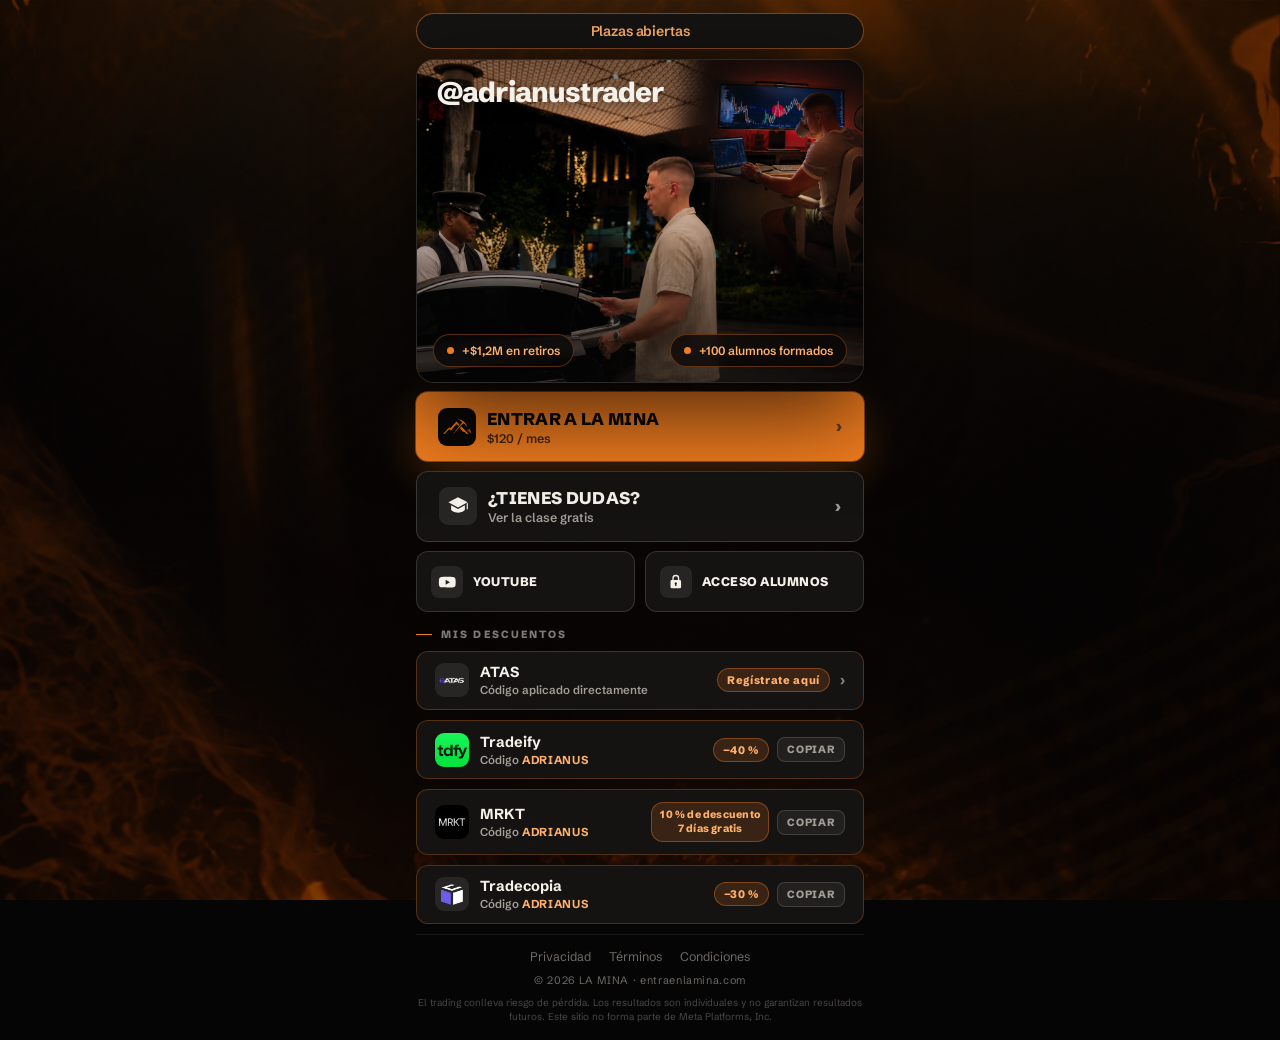
<file: index.html>
<!doctype html>
<html lang="es">
<head>
<meta charset="utf-8" />
<meta name="viewport" content="width=device-width, initial-scale=1, viewport-fit=cover" />
<title>La Mina</title>
<link rel="icon" type="image/png" href="assets/logo-icono.png">
<link rel="preconnect" href="https://fonts.googleapis.com" />
<link rel="preconnect" href="https://fonts.gstatic.com" crossorigin="" />
<link href="https://fonts.googleapis.com/css2?family=Schibsted+Grotesk:wght@400;500;600;700;800&display=swap" rel="stylesheet" />
<style>
*,*::before,*::after{box-sizing:border-box}
@keyframes banner-blink{0%,100%{box-shadow:0 0 0 0 rgba(240,124,31,.25);border-color:rgba(240,124,31,.5)}50%{box-shadow:0 0 16px 2px rgba(240,124,31,.55);border-color:rgba(240,124,31,.95)}}
body{margin:0;background:#060505;color:#F4F1EA;font-family:'Schibsted Grotesk',system-ui,sans-serif;overflow-x:hidden;text-wrap:pretty}
a{text-decoration:none;color:inherit}
.hv1:hover{background:#FF9A3D !important;transform:translateY(-2px) !important;color:#0B0908 !important}
.hv2:hover{background:#1D1A18 !important;transform:translateY(-2px) !important;color:#F4F1EA !important}
.hv3:hover{background:#1D1A18 !important;transform:translateY(-2px) !important;color:#F4F1EA !important}
.hv4:hover{background:#1D1A18 !important;transform:translateY(-2px) !important;color:#F4F1EA !important}
.hv5:hover{background:#1D1A18 !important;transform:translateY(-2px) !important;color:#F4F1EA !important}
.hv6:hover{background:#1D1A18 !important;transform:translateY(-2px) !important;color:#F4F1EA !important}
.hv7:hover{background:#1D1A18 !important;transform:translateY(-2px) !important;color:#F4F1EA !important}
.hv8:hover{background:#1D1A18 !important;transform:translateY(-2px) !important;color:#F4F1EA !important}
</style>
<style>
.hv1:hover{background:#FF9A3D !important;transform:translateY(-2px) !important;color:#0B0908 !important}
.hv2:hover{background:#1D1A18 !important;transform:translateY(-2px) !important;color:#F4F1EA !important}
.hv3:hover{background:#1D1A18 !important;transform:translateY(-2px) !important;color:#F4F1EA !important}
.hv4:hover{background:#1D1A18 !important;transform:translateY(-2px) !important;color:#F4F1EA !important}
.hv5:hover{background:#1D1A18 !important;transform:translateY(-2px) !important;color:#F4F1EA !important}
.hv6:hover{background:#1D1A18 !important;transform:translateY(-2px) !important;color:#F4F1EA !important}
</style>
</head>
<body>
<div style="position:fixed;inset:0;z-index:0;background:url('assets/bg-mina.png') center/cover no-repeat;"></div>
<div style="position:fixed;inset:0;z-index:0;background:radial-gradient(ellipse 72% 62% at 50% 42%, rgba(6,5,5,.82) 0%, rgba(6,5,5,.66) 55%, rgba(6,5,5,.5) 100%);"></div>

<main style="position:relative;z-index:1;min-height:100svh;display:flex;flex-direction:column;padding:clamp(8px,1.4svh,20px) 0 0;">
  <div style="width:100%;max-width:480px;min-width:0;margin:0 auto;padding:0 clamp(10px,3.4vw,16px);flex:1;display:flex;flex-direction:column;gap:clamp(7px,1.1svh,12px);">

    <div style="display:flex;align-items:center;justify-content:center;gap:clamp(6px,2vw,10px);padding:clamp(6px,1svh,9px) clamp(12px,3.6vw,20px);border-radius:999px;background:#151312;border:1px solid rgba(240,124,31,.5);color:#FFB06A;text-align:center;animation:banner-blink 2.2s ease-in-out infinite;">
      <span style="font-size:clamp(12px,1.7svh,14px);font-weight:600;letter-spacing:-.01em;line-height:1.15;">Plazas abiertas</span>
    </div>

    <div style="position:relative;flex:1 1 auto;min-height:clamp(120px,20svh,300px);max-height:36svh;border-radius:18px;overflow:hidden;border:1px solid rgba(255,255,255,.10);background:#141210;box-shadow:0 30px 90px rgba(0,0,0,.7);">
      <img src="assets/hero-adrianus-sq.png" alt="Adrianus Trader" style="width:100%;height:100%;object-fit:cover;object-position:50% 42%;" />
      <div style="position:absolute;inset:0;background:linear-gradient(180deg, rgba(6,5,5,.55) 0%, transparent 32%, rgba(6,5,5,.74) 100%);"></div>
      <span style="position:absolute;top:clamp(11px,1.7svh,18px);left:clamp(14px,4vw,20px);z-index:2;font-size:clamp(18px,5vw,28px);font-weight:800;letter-spacing:-.03em;text-shadow:0 2px 18px rgba(0,0,0,.7);">@adrianustrader</span>
      <span style="position:absolute;left:clamp(12px,3.6vw,16px);bottom:clamp(11px,1.6svh,16px);z-index:2;display:inline-flex;align-items:center;gap:8px;padding:clamp(6px,1svh,8px) 13px;border-radius:999px;background:rgba(6,5,5,.72);backdrop-filter:blur(8px);border:1px solid rgba(240,124,31,.34);font-size:clamp(11px,1.5svh,12px);font-weight:600;color:#FFB06A;">
        <span style="width:7px;height:7px;border-radius:50%;background:#F07C1F;animation:pz 2.4s ease-out infinite;flex:0 0 auto;"></span>
        +$1,2M en retiros
      </span>
      <span style="position:absolute;right:clamp(12px,3.6vw,16px);bottom:clamp(11px,1.6svh,16px);z-index:2;display:inline-flex;align-items:center;gap:8px;padding:clamp(6px,1svh,8px) 13px;border-radius:999px;background:rgba(6,5,5,.72);backdrop-filter:blur(8px);border:1px solid rgba(240,124,31,.34);font-size:clamp(11px,1.5svh,12px);font-weight:600;color:#FFB06A;white-space:nowrap;">
        <span style="width:7px;height:7px;border-radius:50%;background:#F07C1F;animation:pz 2.4s ease-out infinite;flex:0 0 auto;"></span>
        +100 alumnos formados
      </span>
    </div>

    <a class="hv1" href="comunidad.html" style="display:flex;align-items:center;gap:11px;min-width:0;padding:clamp(11px,1.7svh,19px) clamp(14px,4vw,22px);border-radius:12px;background:#F07C1F;color:#0B0908;font-size:clamp(14px,1.9svh,17px);font-weight:800;letter-spacing:.02em;text-transform:uppercase;box-shadow:0 0 0 1px rgba(240,124,31,.5), 0 14px 44px rgba(240,124,31,.26);transition:transform .18s ease, background .2s ease;">
      <span style="width:clamp(30px,4.6svh,38px);height:clamp(30px,4.6svh,38px);border-radius:9px;display:grid;place-items:center;flex:0 0 auto;background:#0B0908;">
        <img src="assets/logo-icono.png" alt="" style="width:72%;height:auto;" />
      </span>
      <span style="display:flex;flex-direction:column;gap:2px;min-width:0;text-align:left;">Entrar a la mina<span style="font-size:clamp(11px,1.5svh,12.5px);font-weight:600;letter-spacing:0;text-transform:none;color:rgba(11,9,8,.74);">$120 / mes</span></span>
      <span style="margin-left:auto;opacity:.6;font-size:18px;">›</span>
    </a>

    <a class="hv2" href="mentoria.html" style="display:flex;align-items:center;gap:11px;min-width:0;padding:clamp(11px,1.7svh,19px) clamp(14px,4vw,22px);border-radius:12px;background:#151312;color:#F4F1EA;border:1px solid rgba(255,255,255,.16);font-size:clamp(14px,1.9svh,17px);font-weight:800;letter-spacing:.02em;text-transform:uppercase;transition:transform .18s ease, background .2s ease;">
      <span style="width:clamp(30px,4.6svh,38px);height:clamp(30px,4.6svh,38px);border-radius:9px;display:grid;place-items:center;flex:0 0 auto;background:rgba(255,255,255,.08);">
        <svg viewBox="0 0 24 24" style="width:58%;height:58%;fill:currentColor;"><path d="M12 2.5 1.5 8 12 13.5 22.5 8 12 2.5Z"></path><path d="M4.5 11.2v4.4c0 2 3.4 3.6 7.5 3.6s7.5-1.6 7.5-3.6v-4.4L12 15.2 4.5 11.2Z"></path><path d="M21.4 9.3v6.2h1.3V8.6l-1.3.7Z"></path></svg>
      </span>
      <span style="display:flex;flex-direction:column;gap:2px;min-width:0;text-align:left;">¿Tienes dudas?<span style="font-size:clamp(11px,1.5svh,12.5px);font-weight:600;letter-spacing:0;text-transform:none;color:#A29E97;">Ver la clase gratis</span></span>
      <span style="margin-left:auto;opacity:.6;font-size:18px;">›</span>
    </a>

    <div style="display:grid;grid-template-columns:1fr 1fr;gap:clamp(7px,1.1svh,10px);">
      <a class="hv3" href="https://youtube.com/@adrianustrader" target="_blank" rel="noopener" style="display:flex;align-items:center;gap:10px;min-width:0;padding:clamp(10px,1.5svh,14px) clamp(11px,3.2vw,14px);border-radius:12px;background:#151312;color:#F4F1EA;border:1px solid rgba(255,255,255,.14);font-size:clamp(11px,1.5svh,12.5px);font-weight:800;letter-spacing:.04em;text-transform:uppercase;transition:transform .18s ease, background .2s ease;">
        <span style="width:clamp(26px,3.9svh,32px);height:clamp(26px,3.9svh,32px);border-radius:8px;display:grid;place-items:center;flex:0 0 auto;background:rgba(255,255,255,.08);">
          <svg viewBox="0 0 24 24" style="width:58%;height:58%;fill:currentColor;"><path d="M22.5 7.4a2.8 2.8 0 0 0-1.95-2C18.8 5 12 5 12 5s-6.8 0-8.55.4A2.8 2.8 0 0 0 1.5 7.4C1.1 9.2 1.1 12 1.1 12s0 2.8.4 4.6a2.8 2.8 0 0 0 1.95 2C5.2 19 12 19 12 19s6.8 0 8.55-.4a2.8 2.8 0 0 0 1.95-2c.4-1.8.4-4.6.4-4.6s0-2.8-.4-4.6ZM9.9 15.3V8.7l5.6 3.3-5.6 3.3Z"></path></svg>
        </span>
        YouTube
      </a>

      <a class="hv3" href="https://www.skool.com/adrianusflow" target="_blank" rel="noopener" style="display:flex;align-items:center;gap:10px;min-width:0;padding:clamp(10px,1.5svh,14px) clamp(11px,3.2vw,14px);border-radius:12px;background:#151312;color:#F4F1EA;border:1px solid rgba(255,255,255,.14);font-size:clamp(11px,1.5svh,12.5px);font-weight:800;letter-spacing:.04em;text-transform:uppercase;transition:transform .18s ease, background .2s ease;">
        <span style="width:clamp(26px,3.9svh,32px);height:clamp(26px,3.9svh,32px);border-radius:8px;display:grid;place-items:center;flex:0 0 auto;background:rgba(255,255,255,.08);">
          <svg viewBox="0 0 24 24" style="width:55%;height:55%;fill:currentColor;"><path d="M17.5 9.5h-.8V7.2a4.7 4.7 0 1 0-9.4 0v2.3h-.8A1.7 1.7 0 0 0 4.8 11.2v8A1.7 1.7 0 0 0 6.5 20.9h11a1.7 1.7 0 0 0 1.7-1.7v-8a1.7 1.7 0 0 0-1.7-1.7Zm-8.4-2.3a2.9 2.9 0 1 1 5.8 0v2.3H9.1V7.2Zm3.8 8.6v1.9h-1.8v-1.9a1.6 1.6 0 1 1 1.8 0Z"></path></svg>
        </span>
        Acceso alumnos
      </a>
    </div>

    <div style="display:flex;align-items:center;gap:9px;margin-top:clamp(2px,.6svh,6px);font-size:clamp(9.5px,1.3svh,10.5px);font-weight:800;letter-spacing:.2em;text-transform:uppercase;color:#7E7A74;"><span style="width:16px;height:1px;background:#F07C1F;flex:0 0 auto;"></span>Mis descuentos</div>

    <a class="hv4" href="https://atas.net/?rs=partners_oft635855" target="_blank" rel="noopener" style="display:flex;align-items:center;gap:11px;min-width:0;padding:clamp(9px,1.3svh,15px) clamp(12px,3.6vw,18px);border-radius:12px;background:#151312;color:#F4F1EA;border:1px solid rgba(240,124,31,.28);font-size:clamp(13px,1.8svh,14.5px);font-weight:700;transition:transform .18s ease, background .2s ease;">
      <span style="width:clamp(28px,4.2svh,34px);height:clamp(28px,4.2svh,34px);border-radius:9px;display:grid;place-items:center;flex:0 0 auto;background:rgba(255,255,255,.08);overflow:hidden;">
        <img src="assets/atas-t.png" alt="ATAS" style="width:82%;height:auto;" />
      </span>
      <span style="display:flex;flex-direction:column;gap:2px;min-width:0;">ATAS<span style="font-size:clamp(10px,1.4svh,11.5px);font-weight:600;color:#A29E97;">Código aplicado directamente</span></span>
      <span style="margin-left:auto;display:flex;align-items:center;gap:10px;flex:0 0 auto;"><span style="padding:4px 9px;border-radius:999px;background:rgba(240,124,31,.16);border:1px solid rgba(240,124,31,.4);color:#FFB06A;font-size:clamp(10px,1.4svh,11px);font-weight:800;letter-spacing:.06em;white-space:nowrap;">Regístrate aquí</span><span style="opacity:.5;font-size:16px;">›</span></span>
    </a>

    <a class="hv5" href="https://tradeify.co/?ref=ADRIANUS" target="_blank" rel="noopener" style="display:flex;align-items:center;gap:11px;min-width:0;padding:clamp(9px,1.3svh,15px) clamp(12px,3.6vw,18px);border-radius:12px;background:#151312;color:#F4F1EA;border:1px solid rgba(240,124,31,.28);font-size:clamp(13px,1.8svh,14.5px);font-weight:700;transition:transform .18s ease, background .2s ease;">
      <span style="width:clamp(28px,4.2svh,34px);height:clamp(28px,4.2svh,34px);border-radius:9px;display:grid;place-items:center;flex:0 0 auto;background:rgba(255,255,255,.08);overflow:hidden;">
        <img src="assets/tradeify.png" alt="Tradeify" style="width:100%;height:100%;object-fit:cover;" />
      </span>
      <span style="display:flex;flex-direction:column;gap:2px;min-width:0;">Tradeify<span style="font-size:clamp(10px,1.4svh,11.5px);font-weight:600;color:#A29E97;">Código <b style="color:#FFB06A;letter-spacing:.06em;">ADRIANUS</b></span></span>
      <span style="margin-left:auto;display:flex;align-items:center;gap:8px;flex:0 0 auto;"><span style="padding:4px 9px;border-radius:999px;background:rgba(240,124,31,.16);border:1px solid rgba(240,124,31,.4);color:#FFB06A;font-size:clamp(10px,1.4svh,11px);font-weight:800;letter-spacing:.06em;">−40 %</span><span role="button" onclick="event.preventDefault();event.stopPropagation();navigator.clipboard.writeText('ADRIANUS');this.textContent='Copiado';setTimeout(()=>this.textContent='Copiar',1800)" style="padding:5px 9px;border-radius:8px;background:rgba(255,255,255,.06);border:1px solid rgba(255,255,255,.14);color:#A29E97;font-size:clamp(9.5px,1.3svh,10.5px);font-weight:800;letter-spacing:.08em;text-transform:uppercase;cursor:pointer;">Copiar</span></span>
    </a>

    <a class="hv6" href="https://www.mrktedge.ai?mwr=045a16c5" target="_blank" rel="noopener" style="display:flex;align-items:center;gap:11px;min-width:0;padding:clamp(9px,1.3svh,15px) clamp(12px,3.6vw,18px);border-radius:12px;background:#151312;color:#F4F1EA;border:1px solid rgba(240,124,31,.28);font-size:clamp(13px,1.8svh,14.5px);font-weight:700;transition:transform .18s ease, background .2s ease;">
      <span style="width:clamp(28px,4.2svh,34px);height:clamp(28px,4.2svh,34px);border-radius:9px;display:grid;place-items:center;flex:0 0 auto;background:rgba(255,255,255,.08);overflow:hidden;">
        <img src="assets/mrkt.png" alt="MRKT" style="width:100%;height:100%;object-fit:cover;" />
      </span>
      <span style="display:flex;flex-direction:column;gap:2px;min-width:0;">MRKT<span style="font-size:clamp(10px,1.4svh,11.5px);font-weight:600;color:#A29E97;">Código <b style="color:#FFB06A;letter-spacing:.06em;">ADRIANUS</b></span></span>
      <span style="margin-left:auto;display:flex;align-items:center;gap:8px;flex:0 0 auto;"><span style="padding:5px 8px;border-radius:12px;background:rgba(240,124,31,.16);border:1px solid rgba(240,124,31,.4);color:#FFB06A;font-size:clamp(9.5px,1.3svh,10.5px);font-weight:800;letter-spacing:.02em;white-space:nowrap;text-align:center;line-height:1.35;">10 % de descuento<br>7 días gratis</span><span role="button" onclick="event.preventDefault();event.stopPropagation();navigator.clipboard.writeText('ADRIANUS');this.textContent='Copiado';setTimeout(()=>this.textContent='Copiar',1800)" style="padding:5px 9px;border-radius:8px;background:rgba(255,255,255,.06);border:1px solid rgba(255,255,255,.14);color:#A29E97;font-size:clamp(9.5px,1.3svh,10.5px);font-weight:800;letter-spacing:.08em;text-transform:uppercase;cursor:pointer;">Copiar</span></span>
    </a>

    <a class="hv6" href="https://tradecopia.com/" target="_blank" rel="noopener" style="display:flex;align-items:center;gap:11px;min-width:0;padding:clamp(9px,1.3svh,15px) clamp(12px,3.6vw,18px);border-radius:12px;background:#151312;color:#F4F1EA;border:1px solid rgba(240,124,31,.28);font-size:clamp(13px,1.8svh,14.5px);font-weight:700;transition:transform .18s ease, background .2s ease;">
      <span style="width:clamp(28px,4.2svh,34px);height:clamp(28px,4.2svh,34px);border-radius:9px;display:grid;place-items:center;flex:0 0 auto;background:rgba(255,255,255,.08);">
        <img src="assets/tradecopia-icono.png" alt="Tradecopia" style="width:66%;height:auto;" />
      </span>
      <span style="display:flex;flex-direction:column;gap:2px;min-width:0;">Tradecopia<span style="font-size:clamp(10px,1.4svh,11.5px);font-weight:600;color:#A29E97;">Código <b style="color:#FFB06A;letter-spacing:.06em;">ADRIANUS</b></span></span>
      <span style="margin-left:auto;display:flex;align-items:center;gap:8px;flex:0 0 auto;"><span style="padding:4px 9px;border-radius:999px;background:rgba(240,124,31,.16);border:1px solid rgba(240,124,31,.4);color:#FFB06A;font-size:clamp(10px,1.4svh,11px);font-weight:800;letter-spacing:.06em;">−30 %</span><span role="button" onclick="event.preventDefault();event.stopPropagation();navigator.clipboard.writeText('ADRIANUS');this.textContent='Copiado';setTimeout(()=>this.textContent='Copiar',1800)" style="padding:5px 9px;border-radius:8px;background:rgba(255,255,255,.06);border:1px solid rgba(255,255,255,.14);color:#A29E97;font-size:clamp(9.5px,1.3svh,10.5px);font-weight:800;letter-spacing:.08em;text-transform:uppercase;cursor:pointer;">Copiar</span></span>
    </a>

    <footer style="margin-top:auto;padding:clamp(10px,1.6svh,26px) 0 clamp(10px,1.6svh,22px);border-top:1px solid rgba(255,255,255,.07);">
      <nav style="display:flex;flex-wrap:wrap;justify-content:center;gap:6px 18px;">
        <a class="hv7" href="privacidad.html" style="color:#6E6A65;font-size:clamp(10.5px,1.4svh,12.5px);">Privacidad</a>
        <a class="hv8" href="terminos.html" style="color:#6E6A65;font-size:clamp(10.5px,1.4svh,12.5px);">Términos</a>
        <a class="hv9" href="condiciones.html" style="color:#6E6A65;font-size:clamp(10.5px,1.4svh,12.5px);">Condiciones</a>
      </nav>
      <div style="margin-top:clamp(6px,1svh,12px);text-align:center;font-size:clamp(9.5px,1.2svh,11px);color:#6E6A65;letter-spacing:.06em;">© 2026 LA MINA · entraenlamina.com</div>
      <p style="max-width:560px;margin:clamp(6px,.9svh,12px) auto 0;text-align:center;font-size:clamp(8.5px,1.1svh,10px);line-height:1.5;color:#4A4744;">El trading conlleva riesgo de pérdida. Los resultados son individuales y no garantizan resultados futuros. Este sitio no forma parte de Meta Platforms, Inc.</p>
    </footer>
  </div>
</main>
</body>
</html>
</file>
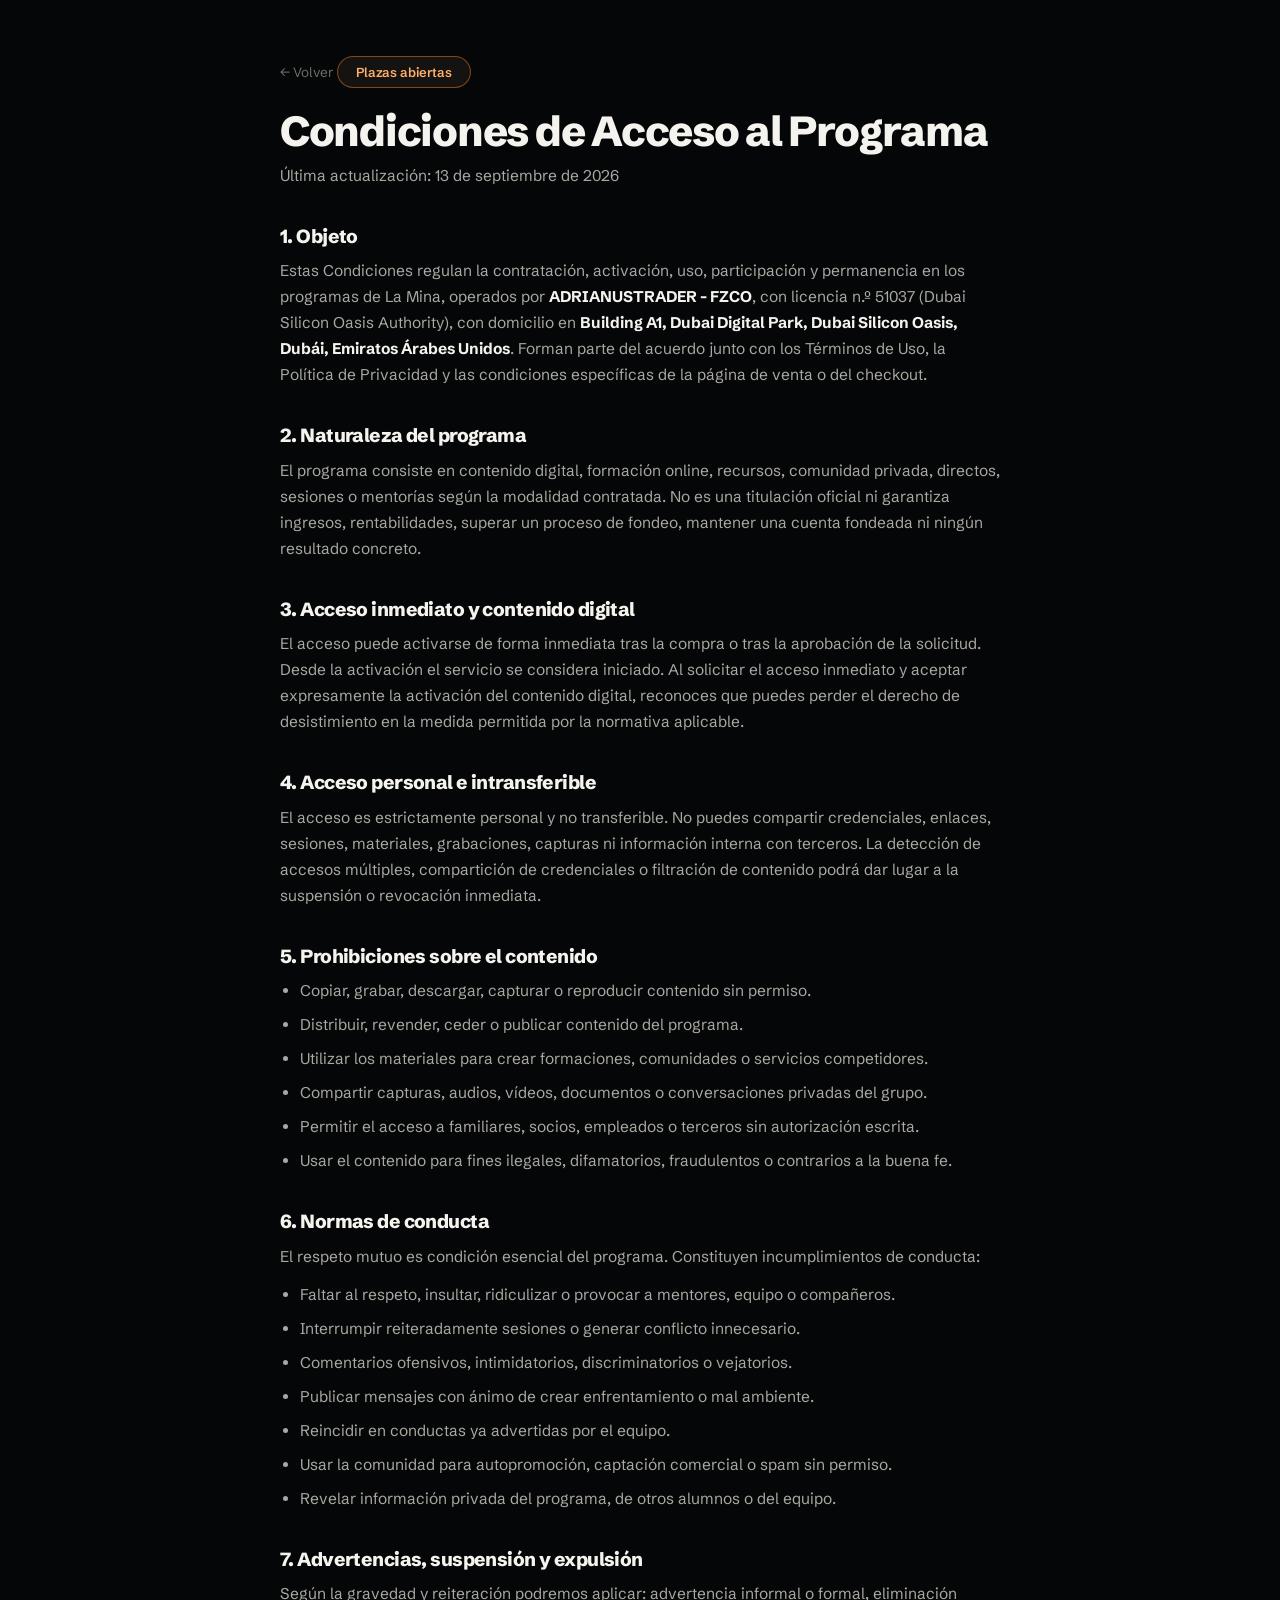
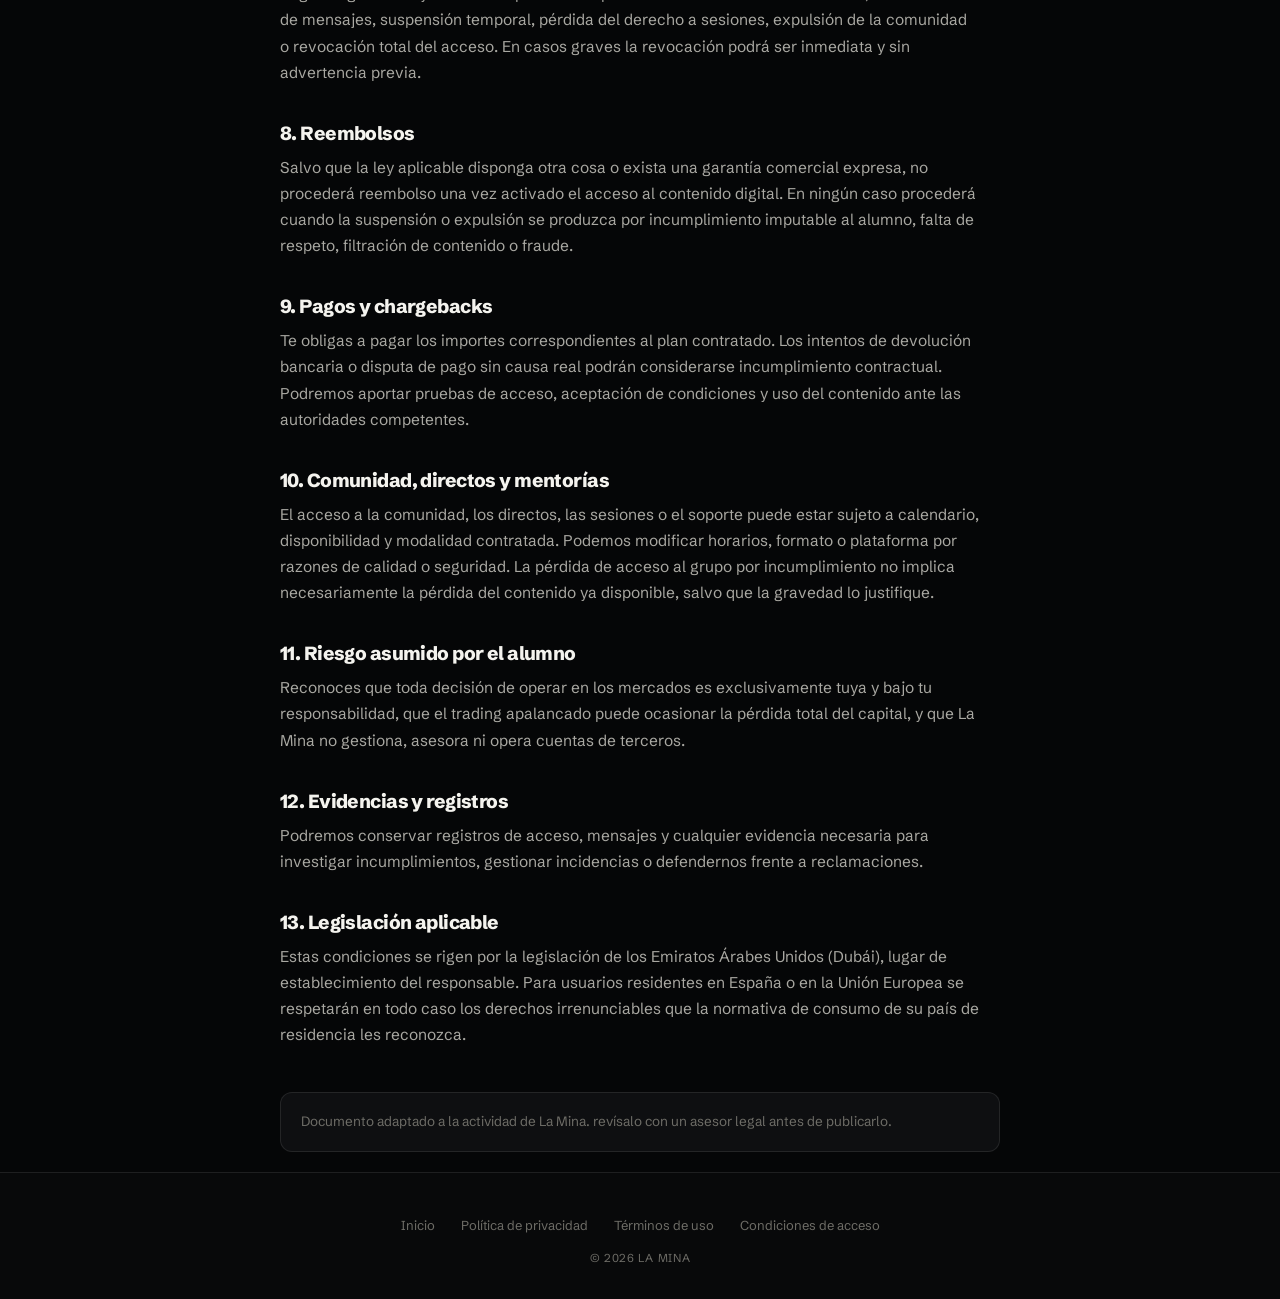
<file: condiciones.html>
<!doctype html>
<html lang="es">
<head>
<meta charset="utf-8" />
<meta name="viewport" content="width=device-width, initial-scale=1, viewport-fit=cover" />
<title>La Mina</title>
<link rel="icon" type="image/png" href="assets/logo-icono.png">
<link rel="stylesheet" href="funnel.css" />
</head>
<body>
<main class="legal">
  <div class="wrap wrap--narrow">
    <a class="legal__back" href="index.html">← Volver</a>
    <div class="countdown-banner">Plazas abiertas</div>
    <h1>Condiciones de Acceso al Programa</h1>
    <p class="legal__date">Última actualización: 13 de septiembre de 2026</p>
    <h2>1. Objeto</h2>
    <p>Estas Condiciones regulan la contratación, activación, uso, participación y permanencia en los programas de La Mina, operados por <b>ADRIANUSTRADER - FZCO</b>, con licencia n.º 51037 (Dubai Silicon Oasis Authority), con domicilio en <b>Building A1, Dubai Digital Park, Dubai Silicon Oasis, Dubái, Emiratos Árabes Unidos</b>. Forman parte del acuerdo junto con los Términos de Uso, la Política de Privacidad y las condiciones específicas de la página de venta o del checkout.</p>
    <h2>2. Naturaleza del programa</h2>
    <p>El programa consiste en contenido digital, formación online, recursos, comunidad privada, directos, sesiones o mentorías según la modalidad contratada. No es una titulación oficial ni garantiza ingresos, rentabilidades, superar un proceso de fondeo, mantener una cuenta fondeada ni ningún resultado concreto.</p>
    <h2>3. Acceso inmediato y contenido digital</h2>
    <p>El acceso puede activarse de forma inmediata tras la compra o tras la aprobación de la solicitud. Desde la activación el servicio se considera iniciado. Al solicitar el acceso inmediato y aceptar expresamente la activación del contenido digital, reconoces que puedes perder el derecho de desistimiento en la medida permitida por la normativa aplicable.</p>
    <h2>4. Acceso personal e intransferible</h2>
    <p>El acceso es estrictamente personal y no transferible. No puedes compartir credenciales, enlaces, sesiones, materiales, grabaciones, capturas ni información interna con terceros. La detección de accesos múltiples, compartición de credenciales o filtración de contenido podrá dar lugar a la suspensión o revocación inmediata.</p>
    <h2>5. Prohibiciones sobre el contenido</h2>
    <ul>
      <li>Copiar, grabar, descargar, capturar o reproducir contenido sin permiso.</li>
      <li>Distribuir, revender, ceder o publicar contenido del programa.</li>
      <li>Utilizar los materiales para crear formaciones, comunidades o servicios competidores.</li>
      <li>Compartir capturas, audios, vídeos, documentos o conversaciones privadas del grupo.</li>
      <li>Permitir el acceso a familiares, socios, empleados o terceros sin autorización escrita.</li>
      <li>Usar el contenido para fines ilegales, difamatorios, fraudulentos o contrarios a la buena fe.</li>
    </ul>
    <h2>6. Normas de conducta</h2>
    <p>El respeto mutuo es condición esencial del programa. Constituyen incumplimientos de conducta:</p>
    <ul>
      <li>Faltar al respeto, insultar, ridiculizar o provocar a mentores, equipo o compañeros.</li>
      <li>Interrumpir reiteradamente sesiones o generar conflicto innecesario.</li>
      <li>Comentarios ofensivos, intimidatorios, discriminatorios o vejatorios.</li>
      <li>Publicar mensajes con ánimo de crear enfrentamiento o mal ambiente.</li>
      <li>Reincidir en conductas ya advertidas por el equipo.</li>
      <li>Usar la comunidad para autopromoción, captación comercial o spam sin permiso.</li>
      <li>Revelar información privada del programa, de otros alumnos o del equipo.</li>
    </ul>
    <h2>7. Advertencias, suspensión y expulsión</h2>
    <p>Según la gravedad y reiteración podremos aplicar: advertencia informal o formal, eliminación de mensajes, suspensión temporal, pérdida del derecho a sesiones, expulsión de la comunidad o revocación total del acceso. En casos graves la revocación podrá ser inmediata y sin advertencia previa.</p>
    <h2>8. Reembolsos</h2>
    <p>Salvo que la ley aplicable disponga otra cosa o exista una garantía comercial expresa, no procederá reembolso una vez activado el acceso al contenido digital. En ningún caso procederá cuando la suspensión o expulsión se produzca por incumplimiento imputable al alumno, falta de respeto, filtración de contenido o fraude.</p>
    <h2>9. Pagos y chargebacks</h2>
    <p>Te obligas a pagar los importes correspondientes al plan contratado. Los intentos de devolución bancaria o disputa de pago sin causa real podrán considerarse incumplimiento contractual. Podremos aportar pruebas de acceso, aceptación de condiciones y uso del contenido ante las autoridades competentes.</p>
    <h2>10. Comunidad, directos y mentorías</h2>
    <p>El acceso a la comunidad, los directos, las sesiones o el soporte puede estar sujeto a calendario, disponibilidad y modalidad contratada. Podemos modificar horarios, formato o plataforma por razones de calidad o seguridad. La pérdida de acceso al grupo por incumplimiento no implica necesariamente la pérdida del contenido ya disponible, salvo que la gravedad lo justifique.</p>
    <h2>11. Riesgo asumido por el alumno</h2>
    <p>Reconoces que toda decisión de operar en los mercados es exclusivamente tuya y bajo tu responsabilidad, que el trading apalancado puede ocasionar la pérdida total del capital, y que La Mina no gestiona, asesora ni opera cuentas de terceros.</p>
    <h2>12. Evidencias y registros</h2>
    <p>Podremos conservar registros de acceso, mensajes y cualquier evidencia necesaria para investigar incumplimientos, gestionar incidencias o defendernos frente a reclamaciones.</p>
    <h2>13. Legislación aplicable</h2>
    <p>Estas condiciones se rigen por la legislación de los Emiratos Árabes Unidos (Dubái), lugar de establecimiento del responsable. Para usuarios residentes en España o en la Unión Europea se respetarán en todo caso los derechos irrenunciables que la normativa de consumo de su país de residencia les reconozca.</p>
    <div class="legal__note">Documento adaptado a la actividad de La Mina. revísalo con un asesor legal antes de publicarlo.</div>
  </div>
</main>
<footer class="foot">
  <div class="wrap">
    <nav class="foot__links">
      <a href="index.html">Inicio</a>
      <a href="privacidad.html">Política de privacidad</a>
      <a href="terminos.html">Términos de uso</a>
      <a href="condiciones.html">Condiciones de acceso</a>
    </nav>
    <div class="foot__c">© 2026 LA MINA</div>
  </div>
</footer>
</body>
</html>
</file>
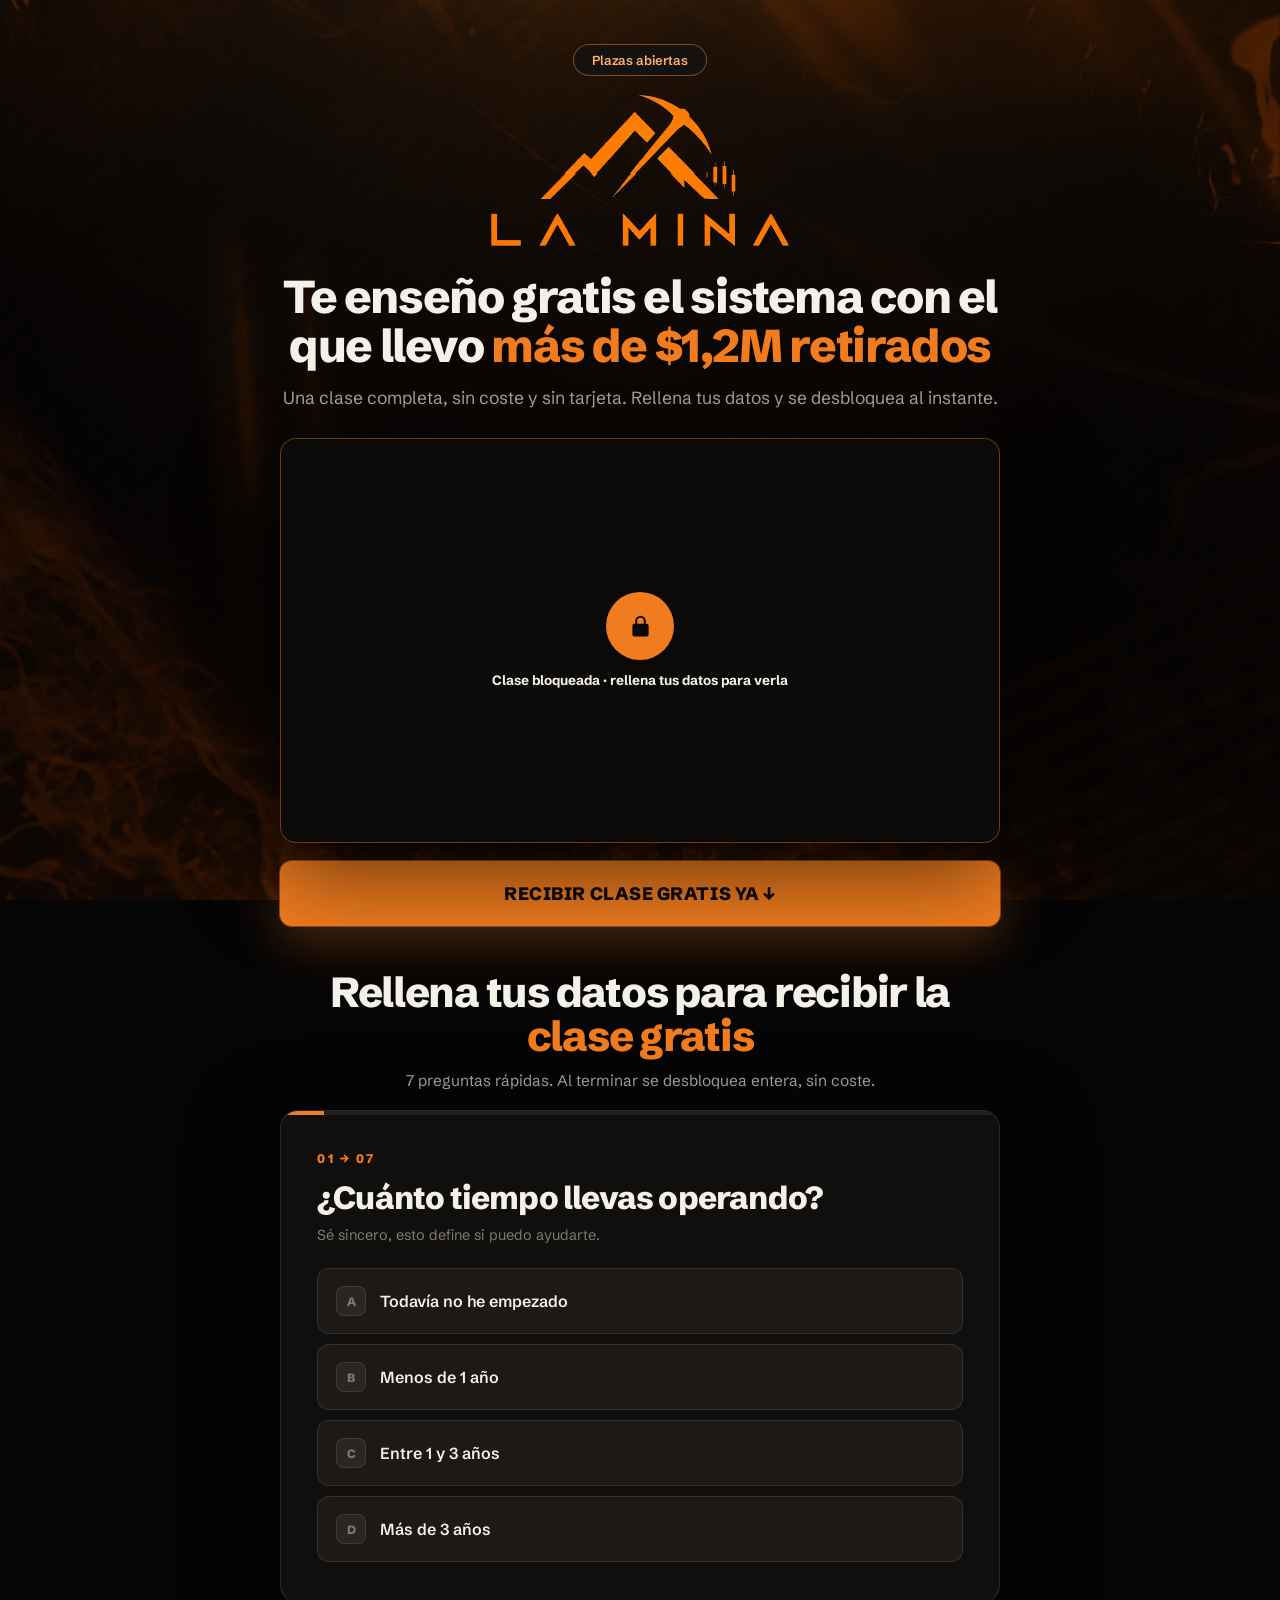
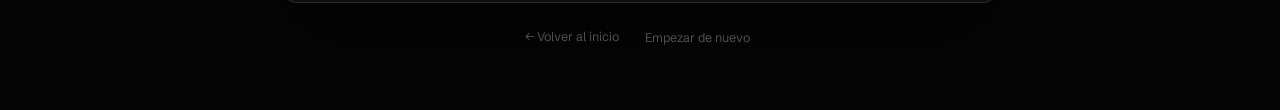
<file: mentoria.html>
<!doctype html>
<html lang="es">
<head>
<meta charset="utf-8" />
<meta name="viewport" content="width=device-width, initial-scale=1, viewport-fit=cover" />
<title>La Mina</title>
<link rel="icon" type="image/png" href="assets/logo-icono.png">
<link rel="preconnect" href="https://fonts.googleapis.com" />
<link rel="preconnect" href="https://fonts.gstatic.com" crossorigin="" />
<link href="https://fonts.googleapis.com/css2?family=Schibsted+Grotesk:wght@400;500;600;700;800&display=swap" rel="stylesheet" />
<style>
  html { -webkit-text-size-adjust: 100%; scroll-behavior: smooth; }
  body { margin: 0; background: #060505; color: #F4F1EA; font-family: 'Schibsted Grotesk', system-ui, sans-serif; overflow-x: hidden; text-wrap: pretty; }
  * { box-sizing: border-box; }
  img { display: block; max-width: 100%; }
  a { color: #F07C1F; text-decoration: none; }
  a:hover { color: #FF9A3D; }
  h1, h2, h3 { margin: 0; font-weight: 800; letter-spacing: -.03em; line-height: 1.06; }
  p { margin: 0; }
  input, textarea, button { font-family: inherit; }
  ::placeholder { color: #6E6A65; }
  @keyframes pz { 0% { box-shadow: 0 0 0 0 rgba(240,124,31,.55); } 70% { box-shadow: 0 0 0 10px rgba(240,124,31,0); } 100% { box-shadow: 0 0 0 0 rgba(240,124,31,0); } }
  @keyframes banner-blink { 0%,100% { box-shadow: 0 0 0 0 rgba(240,124,31,.25); border-color: rgba(240,124,31,.5); } 50% { box-shadow: 0 0 16px 2px rgba(240,124,31,.55); border-color: rgba(240,124,31,.95); } }
  .countdown-banner { display: inline-flex; align-items: center; justify-content: center; gap: 8px; padding: 7px 18px; border-radius: 999px; background: #151312; border: 1px solid rgba(240,124,31,.5); color: #FFB06A; font-size: 13px; font-weight: 600; letter-spacing: -.01em; animation: banner-blink 2.2s ease-in-out infinite; margin-bottom: 18px; }
  .bg1 { position: fixed; inset: 0; z-index: 0; background: url('assets/bg-mina.png') center/cover no-repeat; }
  .bg2 { position: fixed; inset: 0; z-index: 0; background: radial-gradient(ellipse 74% 60% at 50% 34%, rgba(6,5,5,.80) 0%, rgba(6,5,5,.70) 55%, rgba(6,5,5,.58) 100%); }
  main { position: relative; z-index: 1; padding: 44px 20px 64px; max-width: 760px; margin: 0 auto; }
  .logo { width: min(300px,66vw); height: auto; margin: 0 auto 26px; }
  .lead { margin-top: 14px; text-align: center; font-size: clamp(15px,2.1vw,17.5px); line-height: 1.55; color: #A6A29B; }
  .video { position: relative; margin: 26px auto 0; aspect-ratio: 16/9; border-radius: 16px; overflow: hidden; border: 1px solid rgba(240,124,31,.4); background: #131110; box-shadow: 0 30px 90px rgba(0,0,0,.6); }
  .video > div, .video > button { position: absolute; inset: 0; width: 100%; display: flex; flex-direction: column; align-items: center; justify-content: center; gap: 12px; background: rgba(6,5,5,.55); border: 0; cursor: pointer; padding: 0; }
  .circle { width: 68px; height: 68px; border-radius: 50%; background: #F07C1F; display: grid; place-items: center; animation: pz 3.2s ease-out infinite; }
  .circle svg { width: 27px; height: 27px; fill: #0B0908; }
  .cta { display: block; width: 100%; margin-top: 18px; padding: 21px 24px; border-radius: 12px; border: 0; background: #F07C1F; color: #0B0908; font-size: clamp(15px,2.4vw,18px); font-weight: 800; letter-spacing: .03em; text-transform: uppercase; cursor: pointer; box-shadow: 0 0 0 1px rgba(240,124,31,.5), 0 16px 48px rgba(240,124,31,.3); }
  .cta:hover { background: #FF9A3D; color: #0B0908; }
  .box { margin-top: 20px; position: relative; border-radius: 18px; border: 1px solid rgba(255,255,255,.10); background: rgba(19,17,16,.92); padding: clamp(26px,4vw,40px) clamp(20px,3.4vw,36px); min-height: 420px; display: flex; flex-direction: column; overflow: hidden; box-shadow: 0 30px 90px rgba(0,0,0,.55); }
  .bar { position: absolute; top: 0; left: 0; right: 0; height: 4px; background: rgba(255,255,255,.07); }
  .bar i { display: block; height: 100%; background: #F07C1F; transition: width .4s cubic-bezier(.16,1,.3,1); }
  .qn { font-size: 12.5px; font-weight: 800; letter-spacing: .2em; color: #F07C1F; margin-bottom: 14px; }
  .qq { font-size: clamp(21px,3.6vw,32px); font-weight: 800; letter-spacing: -.025em; line-height: 1.14; }
  .qs { margin-top: 10px; font-size: 14.5px; color: #7E7A74; }
  .opts { display: flex; flex-direction: column; gap: 10px; margin-top: 24px; }
  .opt { display: flex; align-items: center; gap: 14px; width: 100%; text-align: left; padding: 17px 18px; border-radius: 12px; background: rgba(30,27,25,.9); border: 1px solid rgba(255,255,255,.10); color: #F4F1EA; font-size: 16px; font-weight: 600; cursor: pointer; transition: border-color .2s, background .2s, transform .15s; }
  .opt:hover { border-color: #F07C1F; background: rgba(240,124,31,.10); transform: translateX(4px); }
  .opt i { flex: 0 0 auto; width: 30px; height: 30px; border-radius: 8px; display: grid; place-items: center; background: rgba(255,255,255,.06); border: 1px solid rgba(255,255,255,.10); font-style: normal; font-size: 12px; font-weight: 800; color: #7E7A74; }
  .field { margin-top: 26px; }
  .field input { width: 100%; background: transparent; border: 0; border-bottom: 1.5px solid rgba(240,124,31,.55); color: #F4F1EA; font-size: clamp(18px,2.4vw,22px); padding: 10px 2px; outline: none; }
  .field textarea { width: 100%; min-height: 120px; resize: vertical; border-radius: 12px; border: 1.5px solid rgba(255,255,255,.10); background: rgba(30,27,25,.85); color: #F4F1EA; font-size: 16px; line-height: 1.5; padding: 16px; outline: none; }
  .phone-row { display: flex; gap: 10px; margin-top: 26px; }
  .phone-row select { flex: 0 0 auto; width: 108px; background: rgba(30,27,25,.85); border: 1.5px solid rgba(255,255,255,.10); border-radius: 10px; color: #F4F1EA; font-size: 15px; padding: 12px 8px; outline: none; }
  .phone-row input { flex: 1 1 auto; background: transparent; border: 0; border-bottom: 1.5px solid rgba(240,124,31,.55); color: #F4F1EA; font-size: clamp(17px,2.2vw,20px); padding: 10px 2px; outline: none; min-width: 0; }
  .foot { margin-top: auto; padding-top: 28px; display: flex; align-items: center; gap: 16px; flex-wrap: wrap; }
  .back { background: none; border: 0; color: #7E7A74; font-size: 13.5px; cursor: pointer; padding: 6px 2px; }
  .next { border: 0; border-radius: 12px; background: #F07C1F; color: #0B0908; font-size: 15px; font-weight: 800; letter-spacing: .05em; text-transform: uppercase; padding: 16px 28px; cursor: pointer; box-shadow: 0 12px 36px rgba(240,124,31,.24); }
  .err { font-size: 13px; color: #F07C1F; }
  .call { margin-top: 22px; padding: 26px; border-radius: 16px; border: 1px solid rgba(240,124,31,.32); background: rgba(24,18,13,.85); text-align: center; }
  .call a { display: inline-block; margin-top: 20px; padding: 19px 32px; border-radius: 12px; background: #F07C1F; color: #0B0908; font-size: 15px; font-weight: 800; letter-spacing: .04em; text-transform: uppercase; box-shadow: 0 14px 44px rgba(240,124,31,.26); }
  .call a:hover { background: #FF9A3D; color: #0B0908; }
  .hidden { display: none !important; }
  .links { margin-top: 26px; display: flex; justify-content: center; gap: 20px; font-size: 12.5px; color: #6E6A65; }
  .links a, .links button { color: #6E6A65; background: none; border: 0; font-size: 12.5px; cursor: pointer; }
</style>
</head>
<body>
<div class="bg1"></div>
<div class="bg2"></div>

<main>
  <div style="text-align:center;">
    <div class="countdown-banner">Plazas abiertas</div>
  </div>
  <img class="logo" src="assets/logo-lamina.png" alt="LA MINA" />

  <h1 style="font-size:clamp(26px,5.2vw,46px);text-align:center;">Te enseño gratis el sistema con el que llevo <span style="color:#F07C1F;">más de $1,2M retirados</span></h1>
  <p class="lead">Una clase completa, sin coste y sin tarjeta. Rellena tus datos y se desbloquea al instante.</p>

  <div id="funnel" class="hidden">
  <div class="video">
    <button id="lock" type="button">
      <span class="circle"><svg viewBox="0 0 24 24"><path d="M17.5 9.5h-.8V7.2a4.7 4.7 0 1 0-9.4 0v2.3h-.8A1.7 1.7 0 0 0 4.8 11.2v8A1.7 1.7 0 0 0 6.5 20.9h11a1.7 1.7 0 0 0 1.7-1.7v-8a1.7 1.7 0 0 0-1.7-1.7Zm-8.4-2.3a2.9 2.9 0 1 1 5.8 0v2.3H9.1V7.2Z"/></svg></span>
      <b style="font-size:13.5px;font-weight:700;color:#F4F1EA;">Clase bloqueada · rellena tus datos para verla</b>
    </button>
    <div id="player" class="hidden">
      <span class="circle" style="animation:none;"><svg viewBox="0 0 24 24" style="margin-left:3px;"><path d="M8 5v14l11-7L8 5Z"/></svg></span>
      <span style="position:absolute;bottom:14px;left:0;right:0;text-align:center;font-size:12px;color:#7E7A74;">Vídeo pendiente de subir</span>
    </div>
  </div>

  <div id="call" class="call hidden">
    <div style="font-size:11.5px;font-weight:800;letter-spacing:.2em;text-transform:uppercase;color:#F07C1F;">Siguiente paso</div>
    <h2 style="margin-top:12px;font-size:clamp(22px,3.6vw,30px);">¿Te han quedado dudas? Escríbeme.</h2>
    <p style="margin-top:12px;font-size:15.5px;line-height:1.55;color:#A6A29B;max-width:470px;margin-left:auto;margin-right:auto;">Cuéntame dónde estás y qué te falta. Te leo yo mismo y te respondo.</p>
    <div style="margin-top:22px;max-width:440px;margin-left:auto;margin-right:auto;text-align:left;">
      <textarea id="call-msg" placeholder="Escribe tu mensaje aquí…" style="width:100%;min-height:110px;resize:vertical;border-radius:12px;border:1.5px solid rgba(255,255,255,.10);background:rgba(30,27,25,.85);color:#F4F1EA;font-size:15px;line-height:1.5;padding:14px;outline:none;font-family:inherit;"></textarea>
      <button id="call-send" type="button" style="display:block;width:100%;margin-top:12px;padding:17px 24px;border-radius:12px;border:0;background:#F07C1F;color:#0B0908;font-size:15px;font-weight:800;letter-spacing:.03em;text-transform:uppercase;cursor:pointer;">Enviar mensaje</button>
      <div id="call-sent" class="hidden" style="margin-top:12px;text-align:center;font-size:13.5px;color:#7E7A74;">¡Mensaje enviado! Te responderé pronto.</div>
    </div>
  </div>

  <div id="mentoria-cta" class="call hidden" style="border-color:rgba(240,124,31,.5);">
    <div style="font-size:11.5px;font-weight:800;letter-spacing:.2em;text-transform:uppercase;color:#F07C1F;">¿Quieres ir más allá?</div>
    <h2 style="margin-top:12px;font-size:clamp(22px,3.6vw,30px);">Plan Premium</h2>
    <p style="margin-top:12px;font-size:15.5px;line-height:1.55;color:#A6A29B;max-width:470px;margin-left:auto;margin-right:auto;">Si puedes y quieres invertir en el plan Premium ($1,000/año), puedes entrar ya directamente o puedes solicitar una llamada conmigo en caso de dudas.</p>
    <div style="display:flex;gap:10px;flex-wrap:wrap;justify-content:center;margin-top:20px;">
      <a href="https://www.skool.com/adrianusflow/plans?src=join" target="_blank" rel="noopener" style="flex:1 1 220px;margin-top:0;display:flex;align-items:center;justify-content:center;text-align:center;font-size:16.5px;padding:22px 32px;">Quiero entrar ya</a>
      <a href="solicitud.html" style="flex:1 1 220px;margin-top:0;display:flex;align-items:center;justify-content:center;text-align:center;background:#151312;color:#F4F1EA;border:1px solid rgba(255,255,255,.16);box-shadow:none;">Quiero solicitar una llamada</a>
    </div>
  </div>

  <div id="estandar-cta" class="call hidden">
    <div style="font-size:11.5px;font-weight:800;letter-spacing:.2em;text-transform:uppercase;color:#F07C1F;">Tu plan</div>
    <h2 style="margin-top:12px;font-size:clamp(22px,3.6vw,30px);">Plan Estándar</h2>
    <p style="margin-top:12px;font-size:15.5px;line-height:1.55;color:#A6A29B;max-width:470px;margin-left:auto;margin-right:auto;">Actualmente el plan Premium ($1,000/año) no encaja con tu perfil. Si quieres acceder al plan Estándar ($120/mes):</p>
    <a href="https://www.skool.com/adrianusflow/plans?src=join" target="_blank" rel="noopener">Entra aquí</a>
  </div>

  <div id="quizwrap">
    <button class="cta" id="scrollcta" type="button">Recibir clase gratis ya ↓</button>

    <div style="margin-top:44px;text-align:center;">
      <h2 style="font-size:clamp(26px,4.6vw,42px);">Rellena tus datos para recibir la <span style="color:#F07C1F;">clase gratis</span></h2>
      <p style="margin-top:12px;font-size:15.5px;color:#A6A29B;">7 preguntas rápidas. Al terminar se desbloquea entera, sin coste.</p>
    </div>

    <div class="box" id="quiz">
      <div class="bar"><i id="bar" style="width:6%"></i></div>
      <div id="body"></div>
    </div>
  </div>
  </div>

  <div id="soon" style="margin-top:26px;padding:clamp(30px,5vw,48px) clamp(20px,3.4vw,36px);border-radius:18px;border:1px solid rgba(255,255,255,.10);background:rgba(19,17,16,.92);text-align:center;box-shadow:0 30px 90px rgba(0,0,0,.55);">
    <div style="font-size:11.5px;font-weight:800;letter-spacing:.2em;text-transform:uppercase;color:#F07C1F;">Muy pronto</div>
    <h2 style="margin-top:14px;font-size:clamp(22px,3.6vw,30px);">Clase todavía no disponible</h2>
    <p style="margin-top:12px;font-size:15.5px;line-height:1.55;color:#A6A29B;max-width:460px;margin-left:auto;margin-right:auto;">La estoy grabando ahora mismo. En cuanto esté lista, podrás verla aquí gratis.</p>
  </div>

  <div class="links">
    <a href="index.html">← Volver al inicio</a>
    <button type="button" id="reset" class="hidden">Empezar de nuevo</button>
  </div>
</main>

<script>
// Cambia a true en cuanto subas el vídeo de la clase para reactivar el funnel:
var CLASE_DISPONIBLE = true;
var CLASE_YOUTUBE_ID = 'JIyHcVA1WkA';

// Formulario de Formspree "Leads clase gratis La Mina" (sin acción de email configurada a propósito):
var FORM_ENDPOINT = "https://formspree.io/f/xppwkypz";

var PAISES = [
  { code: 'ES', dial: '+34' }, { code: 'MX', dial: '+52' }, { code: 'AR', dial: '+54' },
  { code: 'CO', dial: '+57' }, { code: 'CL', dial: '+56' }, { code: 'PE', dial: '+51' },
  { code: 'EC', dial: '+593' }, { code: 'VE', dial: '+58' }, { code: 'UY', dial: '+598' },
  { code: 'PY', dial: '+595' }, { code: 'BO', dial: '+591' }, { code: 'CR', dial: '+506' },
  { code: 'PA', dial: '+507' }, { code: 'GT', dial: '+502' }, { code: 'HN', dial: '+504' },
  { code: 'SV', dial: '+503' }, { code: 'NI', dial: '+505' }, { code: 'DO', dial: '+1' },
  { code: 'US', dial: '+1' }, { code: 'PT', dial: '+351' }, { code: 'FR', dial: '+33' },
  { code: 'IT', dial: '+39' }, { code: 'DE', dial: '+49' }, { code: 'GB', dial: '+44' }
];

var PRESUPUESTO_OPCIONES = [
  { label: 'Ahora mismo solo quiero información gratuita', key: 'gratis' },
  { label: 'Prefiero (o ya tengo) el plan Estándar, $120/mes', key: 'estandar' },
  { label: 'Puedo y quiero el plan Premium, $1,000/año', key: 'premium' }
];

var STEPS = [
  { t:'opt', k:'experiencia', q:'¿Cuánto tiempo llevas operando?', s:'Sé sincero, esto define si puedo ayudarte.', o:['Todavía no he empezado','Menos de 1 año','Entre 1 y 3 años','Más de 3 años'] },
  { t:'opt', k:'retiros', q:'¿Has retirado dinero del mercado alguna vez?', s:'Cuenta personal o fondeo, da igual.', o:['Nunca he retirado','Algún retiro suelto','Retiro casi todos los meses'] },
  { t:'presupuesto', k:'inversion', q:'¿Qué plan de La Mina encaja contigo?', s:'La clase es gratis en cualquier caso, esto es solo para orientarte mejor después.' },
  { t:'area', k:'situacion', q:'¿Cuál es tu situación ahora mismo?', s:'Sé honesto. Esto lo leo yo.', ph:'Cuéntame dónde estás y qué quieres conseguir…' },
  { t:'text', k:'nombre', q:'¿Cómo te llamas?', s:'Nombre y apellido.', ph:'Escribe tu nombre aquí…' },
  { t:'email', k:'email', q:'¿A qué email te escribo?', s:'Revisa que esté bien escrito.', ph:'tunombre@email.com' },
  { t:'tel', k:'telefono', q:'Por último, ¿tu teléfono?', s:'Elige tu país y escribe el número.' }
];

(function(){
  if (!CLASE_DISPONIBLE) { return; }
  document.getElementById('funnel').classList.remove('hidden');
  document.getElementById('soon').classList.add('hidden');
  document.getElementById('reset').classList.remove('hidden');

  var i = 0, data = {}, body = document.getElementById('body'), bar = document.getElementById('bar');

  function esc(s){ return String(s).replace(/"/g,'&quot;'); }

  function unlock(){
    document.getElementById('quizwrap').classList.add('hidden');
    document.getElementById('lock').classList.add('hidden');
    var player = document.getElementById('player');
    player.classList.remove('hidden');
    player.innerHTML = '<iframe src="https://www.youtube-nocookie.com/embed/' + CLASE_YOUTUBE_ID + '?autoplay=1&rel=0" title="Clase gratis LA MINA" frameborder="0" allow="accelerate; autoplay; clipboard-write; encrypted-media; gyroscope; picture-in-picture" allowfullscreen style="position:absolute;inset:0;width:100%;height:100%;"></iframe>';
    if (data.presupuestoKey === 'premium') {
      document.getElementById('mentoria-cta').classList.remove('hidden');
    } else {
      document.getElementById('call').classList.remove('hidden');
      document.getElementById('estandar-cta').classList.remove('hidden');
    }
    window.scrollTo({ top: 0, behavior: 'smooth' });
  }

  function send(){
    try {
      localStorage.setItem('lamina_clase', '1');
      localStorage.setItem('lamina_presupuesto_key', data.presupuestoKey || '');
      // Para que, si pide el plan Premium después, no tenga que responder otra vez estas mismas preguntas
      sessionStorage.setItem('lamina_quiz_prefill', JSON.stringify({
        experiencia: data.experiencia,
        retiros: data.retiros,
        presupuestoKey: data.presupuestoKey,
        presupuestoLabel: data.inversion,
        situacion: data.situacion,
        nombre: data.nombre,
        email: data.email,
        telefono: data.telefono
      }));
    } catch(e) {}
    if (FORM_ENDPOINT) {
      var payload = {
        'Nombre y apellidos': data.nombre || '',
        'Email': data.email || '',
        'Teléfono': data.telefono || '',
        'Tiempo operando': data.experiencia || '',
        'Retiradas': data.retiros || '',
        'Presupuesto': data.inversion || '',
        'Situación actual': data.situacion || '',
        'Tipo': 'Vio la clase gratis',
        'Fecha': new Date().toISOString(),
        '_subject': 'Lead clase gratis LA MINA — ' + (data.nombre || 'sin nombre')
      };
      fetch(FORM_ENDPOINT, { method:'POST', headers:{ 'Content-Type':'application/json', 'Accept':'application/json' }, body: JSON.stringify(payload) }).catch(function(){});
    }
  }

  function foot(label){
    return '<div class="foot">' + (i > 0 ? '<button class="back" type="button" id="back">← Atrás</button>' : '') +
      '<button class="next" type="button" id="next">' + label + ' →</button><span class="err" id="err"></span></div>';
  }

  function render(){
    var st = STEPS[i];
    bar.style.width = Math.round(6 + (i / STEPS.length) * 94) + '%';
    var head = '<div class="qn">' + String(i+1).padStart(2,'0') + ' → ' + String(STEPS.length).padStart(2,'0') + '</div>' +
      '<div class="qq">' + st.q + '</div><div class="qs">' + st.s + '</div>';

    if (st.t === 'opt') {
      body.innerHTML = head + '<div class="opts">' + st.o.map(function(o,n){
        return '<button class="opt" type="button" data-v="' + n + '"><i>' + String.fromCharCode(65+n) + '</i>' + o + '</button>';
      }).join('') + '</div>' + (i > 0 ? '<div class="foot"><button class="back" type="button" id="back">← Atrás</button></div>' : '');
      Array.prototype.forEach.call(body.querySelectorAll('.opt'), function(b){
        b.onclick = function(){ data[st.k] = st.o[+b.dataset.v]; step(); };
      });
    } else if (st.t === 'presupuesto') {
      body.innerHTML = head + '<div class="opts">' + PRESUPUESTO_OPCIONES.map(function(o,n){
        return '<button class="opt" type="button" data-v="' + n + '"><i>' + String.fromCharCode(65+n) + '</i>' + o.label + '</button>';
      }).join('') + '</div>' + (i > 0 ? '<div class="foot"><button class="back" type="button" id="back">← Atrás</button></div>' : '');
      Array.prototype.forEach.call(body.querySelectorAll('.opt'), function(b){
        b.onclick = function(){
          var op = PRESUPUESTO_OPCIONES[+b.dataset.v];
          data[st.k] = op.label;
          data.presupuestoKey = op.key;
          step();
        };
      });
    } else if (st.t === 'area') {
      body.innerHTML = head + '<div class="field"><textarea id="in" placeholder="' + esc(st.ph) + '">' + (data[st.k] || '') + '</textarea></div>' + foot('Siguiente');
      wire(st);
    } else if (st.t === 'tel') {
      var dialActual = data.telefonoDial || '+34';
      var opcionesPais = PAISES.map(function(p){ return '<option value="' + p.dial + '">' + p.code + ' ' + p.dial + '</option>'; }).join('');
      body.innerHTML = head + '<div class="phone-row"><select id="dial">' + opcionesPais + '</select><input id="in" type="tel" placeholder="600 000 000" value="' + esc(data.telefonoNumero || '') + '" /></div>' + foot('Desbloquear clase');
      document.getElementById('dial').value = dialActual;
      wire(st);
    } else {
      body.innerHTML = head + '<div class="field"><input id="in" type="' + (st.t === 'email' ? 'email' : 'text') + '" placeholder="' + esc(st.ph) + '" value="' + esc(data[st.k] || '') + '" /></div>' + foot(i === STEPS.length - 1 ? 'Desbloquear clase' : 'Siguiente');
      wire(st);
    }
    var back = document.getElementById('back');
    if (back) back.onclick = function(){ if (i > 0) { i--; render(); } };
  }

  function wire(st){
    var input = document.getElementById('in'), next = document.getElementById('next'), err = document.getElementById('err');
    input.focus();
    function go(){
      var v = (input.value || '').trim();
      if (st.t === 'email' && !/^[^@\s]+@[^@\s]+\.[^@\s]+$/.test(v)) { err.textContent = 'Ese email no parece correcto.'; return; }
      if (st.t === 'tel') {
        if (v.replace(/\D/g,'').length < 6) { err.textContent = 'Escribe un número válido.'; return; }
        data.telefonoDial = document.getElementById('dial').value;
        data.telefonoNumero = v;
        data.telefono = data.telefonoDial + ' ' + v;
        step();
        return;
      }
      if (v.length < 2) { err.textContent = 'Rellena este campo para continuar.'; return; }
      data[st.k] = v; step();
    }
    next.onclick = go;
    input.addEventListener('keydown', function(e){
      if (e.key === 'Enter' && input.tagName !== 'TEXTAREA') { e.preventDefault(); go(); }
    });
  }

  function step(){
    i++;
    if (i >= STEPS.length) { bar.style.width = '100%'; send(); unlock(); return; }
    render();
  }

  function toQuiz(){ document.getElementById('quiz').scrollIntoView({ behavior: 'smooth', block: 'start' }); }
  document.getElementById('lock').onclick = toQuiz;
  document.getElementById('scrollcta').onclick = toQuiz;
  document.getElementById('reset').onclick = function(){
    try { localStorage.removeItem('lamina_clase'); } catch(e) {}
    location.reload();
  };

  document.getElementById('call-send').onclick = function(){
    var btn = this, msgEl = document.getElementById('call-msg');
    var mensaje = (msgEl.value || '').trim();
    if (!mensaje) { msgEl.focus(); return; }
    if (FORM_ENDPOINT) {
      var payload = {
        'Nombre y apellidos': data.nombre || '',
        'Email': data.email || '',
        'Teléfono': data.telefono || '',
        'Mensaje': mensaje,
        'Tipo': 'Mensaje de dudas',
        'Fecha': new Date().toISOString(),
        '_subject': 'Mensaje de dudas LA MINA — ' + (data.nombre || 'sin nombre')
      };
      fetch(FORM_ENDPOINT, { method:'POST', headers:{ 'Content-Type':'application/json', 'Accept':'application/json' }, body: JSON.stringify(payload) }).catch(function(){});
    }
    btn.disabled = true;
    btn.textContent = 'Enviado ✓';
    msgEl.disabled = true;
    document.getElementById('call-sent').classList.remove('hidden');
  };

  try {
    if (localStorage.getItem('lamina_clase') === '1') {
      data.presupuestoKey = localStorage.getItem('lamina_presupuesto_key') || '';
      unlock();
    }
  } catch(e) {}
  render();
})();
</script>
</body>
</html>
</file>
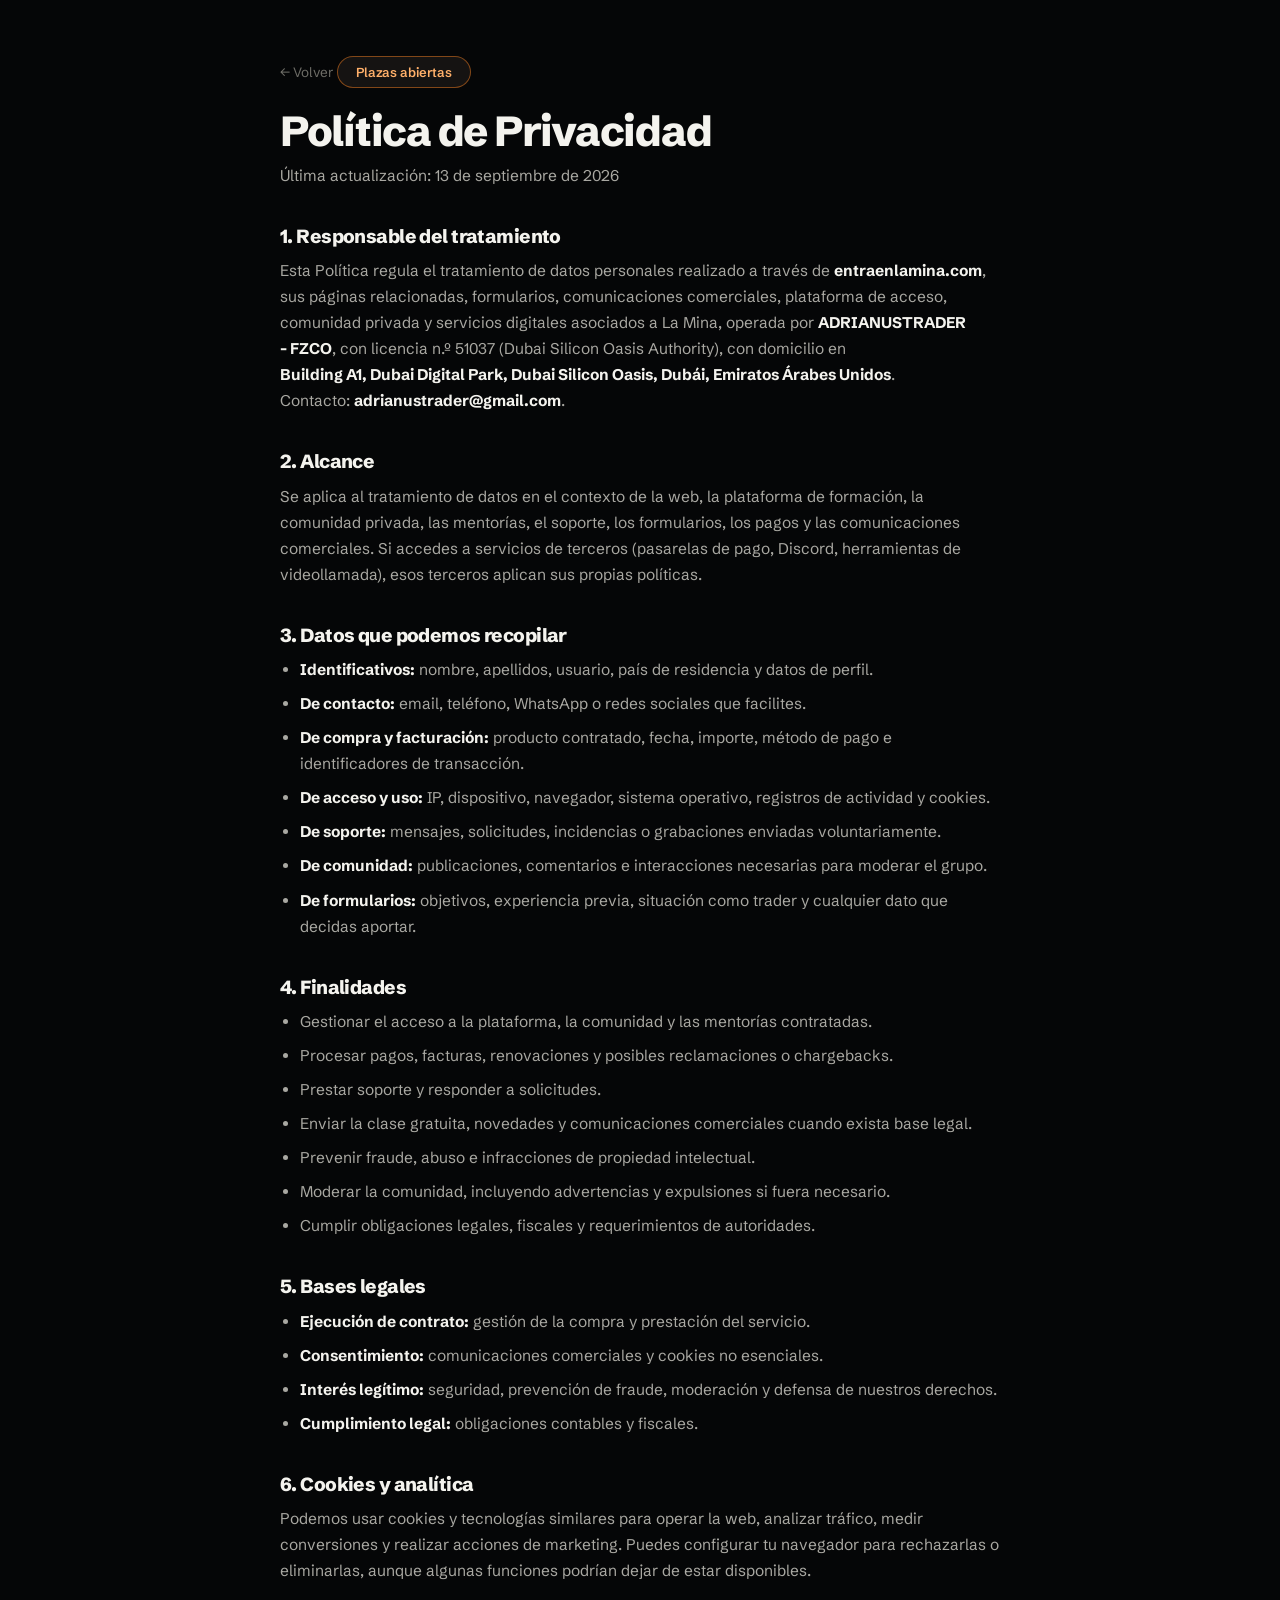
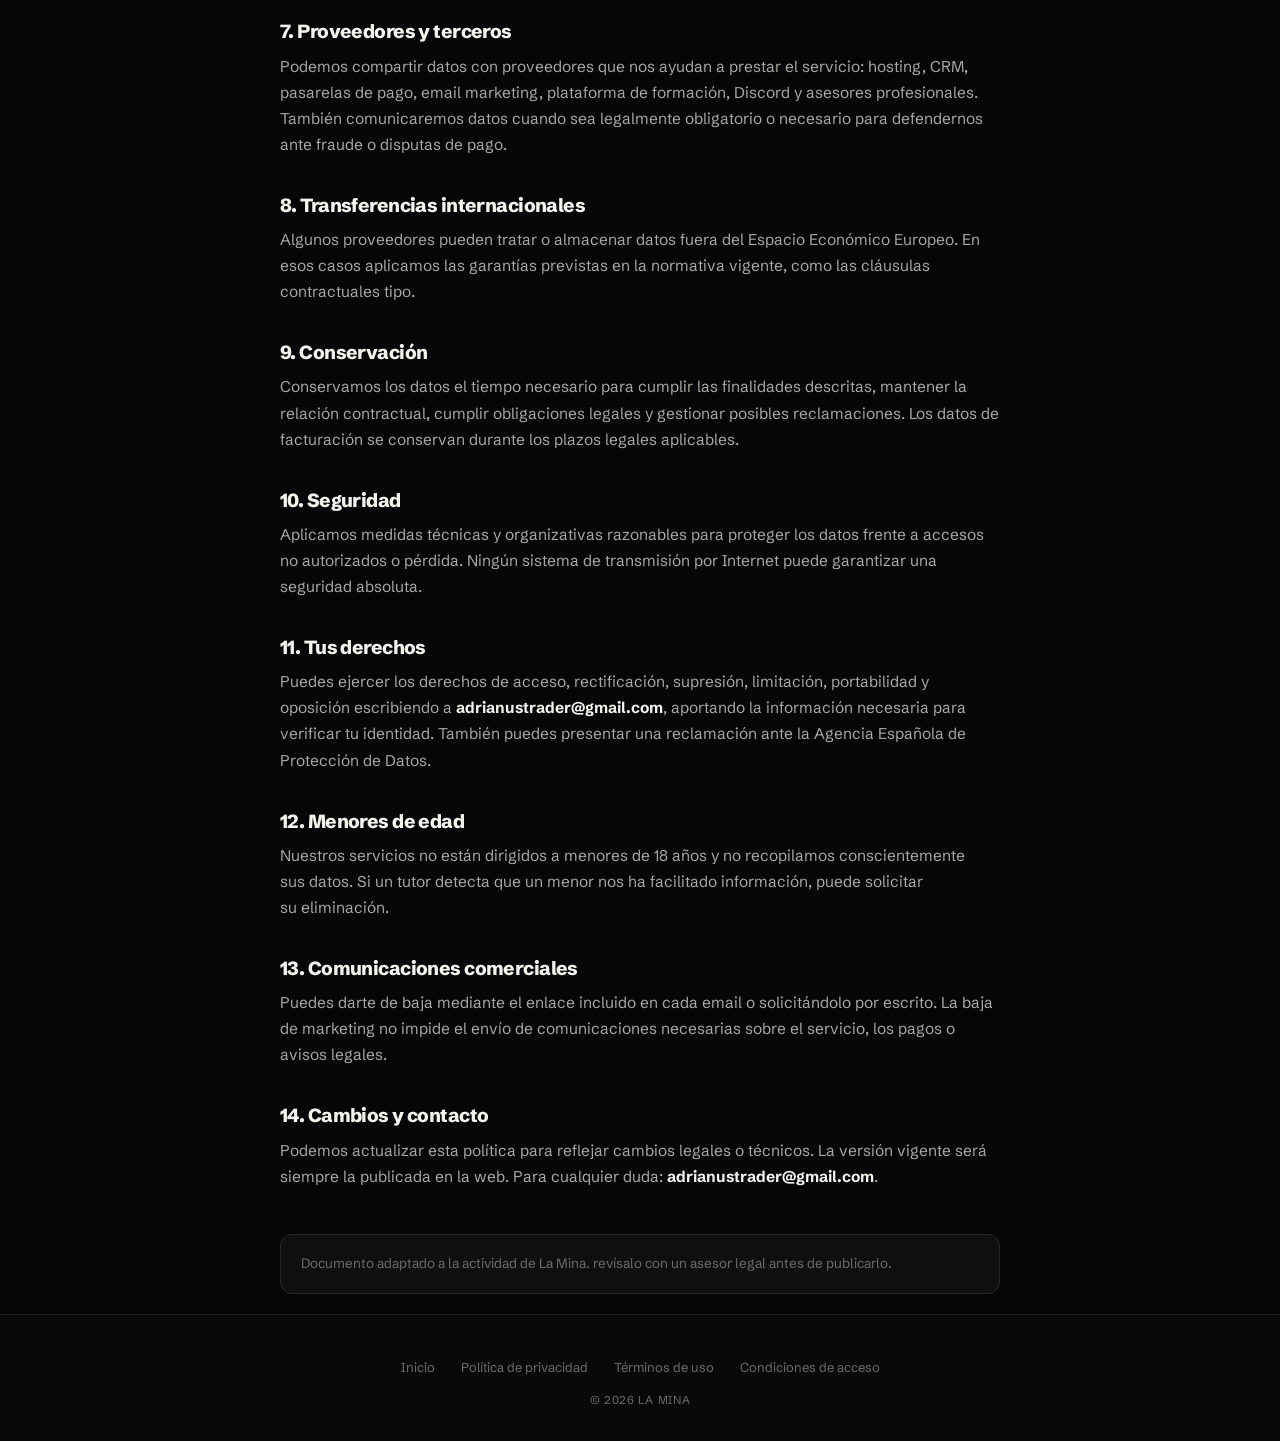
<file: privacidad.html>
<!doctype html>
<html lang="es">
<head>
<meta charset="utf-8" />
<meta name="viewport" content="width=device-width, initial-scale=1, viewport-fit=cover" />
<title>La Mina</title>
<link rel="icon" type="image/png" href="assets/logo-icono.png">
<link rel="stylesheet" href="funnel.css" />
</head>
<body>
<main class="legal">
  <div class="wrap wrap--narrow">
    <a class="legal__back" href="index.html">← Volver</a>
    <div class="countdown-banner">Plazas abiertas</div>
    <h1>Política de Privacidad</h1>
    <p class="legal__date">Última actualización: 13 de septiembre de 2026</p>
    <h2>1. Responsable del tratamiento</h2>
    <p>Esta Política regula el tratamiento de datos personales realizado a través de <b>entraenlamina.com</b>, sus páginas relacionadas, formularios, comunicaciones comerciales, plataforma de acceso, comunidad privada y servicios digitales asociados a La Mina, operada por <b>ADRIANUSTRADER - FZCO</b>, con licencia n.º 51037 (Dubai Silicon Oasis Authority), con domicilio en <b>Building A1, Dubai Digital Park, Dubai Silicon Oasis, Dubái, Emiratos Árabes Unidos</b>. Contacto: <b>adrianustrader@gmail.com</b>.</p>
    <h2>2. Alcance</h2>
    <p>Se aplica al tratamiento de datos en el contexto de la web, la plataforma de formación, la comunidad privada, las mentorías, el soporte, los formularios, los pagos y las comunicaciones comerciales. Si accedes a servicios de terceros (pasarelas de pago, Discord, herramientas de videollamada), esos terceros aplican sus propias políticas.</p>
    <h2>3. Datos que podemos recopilar</h2>
    <ul>
      <li><b>Identificativos:</b> nombre, apellidos, usuario, país de residencia y datos de perfil.</li>
      <li><b>De contacto:</b> email, teléfono, WhatsApp o redes sociales que facilites.</li>
      <li><b>De compra y facturación:</b> producto contratado, fecha, importe, método de pago e identificadores de transacción.</li>
      <li><b>De acceso y uso:</b> IP, dispositivo, navegador, sistema operativo, registros de actividad y cookies.</li>
      <li><b>De soporte:</b> mensajes, solicitudes, incidencias o grabaciones enviadas voluntariamente.</li>
      <li><b>De comunidad:</b> publicaciones, comentarios e interacciones necesarias para moderar el grupo.</li>
      <li><b>De formularios:</b> objetivos, experiencia previa, situación como trader y cualquier dato que decidas aportar.</li>
    </ul>
    <h2>4. Finalidades</h2>
    <ul>
      <li>Gestionar el acceso a la plataforma, la comunidad y las mentorías contratadas.</li>
      <li>Procesar pagos, facturas, renovaciones y posibles reclamaciones o chargebacks.</li>
      <li>Prestar soporte y responder a solicitudes.</li>
      <li>Enviar la clase gratuita, novedades y comunicaciones comerciales cuando exista base legal.</li>
      <li>Prevenir fraude, abuso e infracciones de propiedad intelectual.</li>
      <li>Moderar la comunidad, incluyendo advertencias y expulsiones si fuera necesario.</li>
      <li>Cumplir obligaciones legales, fiscales y requerimientos de autoridades.</li>
    </ul>
    <h2>5. Bases legales</h2>
    <ul>
      <li><b>Ejecución de contrato:</b> gestión de la compra y prestación del servicio.</li>
      <li><b>Consentimiento:</b> comunicaciones comerciales y cookies no esenciales.</li>
      <li><b>Interés legítimo:</b> seguridad, prevención de fraude, moderación y defensa de nuestros derechos.</li>
      <li><b>Cumplimiento legal:</b> obligaciones contables y fiscales.</li>
    </ul>
    <h2>6. Cookies y analítica</h2>
    <p>Podemos usar cookies y tecnologías similares para operar la web, analizar tráfico, medir conversiones y realizar acciones de marketing. Puedes configurar tu navegador para rechazarlas o eliminarlas, aunque algunas funciones podrían dejar de estar disponibles.</p>
    <h2>7. Proveedores y terceros</h2>
    <p>Podemos compartir datos con proveedores que nos ayudan a prestar el servicio: hosting, CRM, pasarelas de pago, email marketing, plataforma de formación, Discord y asesores profesionales. También comunicaremos datos cuando sea legalmente obligatorio o necesario para defendernos ante fraude o disputas de pago.</p>
    <h2>8. Transferencias internacionales</h2>
    <p>Algunos proveedores pueden tratar o almacenar datos fuera del Espacio Económico Europeo. En esos casos aplicamos las garantías previstas en la normativa vigente, como las cláusulas contractuales tipo.</p>
    <h2>9. Conservación</h2>
    <p>Conservamos los datos el tiempo necesario para cumplir las finalidades descritas, mantener la relación contractual, cumplir obligaciones legales y gestionar posibles reclamaciones. Los datos de facturación se conservan durante los plazos legales aplicables.</p>
    <h2>10. Seguridad</h2>
    <p>Aplicamos medidas técnicas y organizativas razonables para proteger los datos frente a accesos no autorizados o pérdida. Ningún sistema de transmisión por Internet puede garantizar una seguridad absoluta.</p>
    <h2>11. Tus derechos</h2>
    <p>Puedes ejercer los derechos de acceso, rectificación, supresión, limitación, portabilidad y oposición escribiendo a <b>adrianustrader@gmail.com</b>, aportando la información necesaria para verificar tu identidad. También puedes presentar una reclamación ante la Agencia Española de Protección de Datos.</p>
    <h2>12. Menores de edad</h2>
    <p>Nuestros servicios no están dirigidos a menores de 18 años y no recopilamos conscientemente sus datos. Si un tutor detecta que un menor nos ha facilitado información, puede solicitar su eliminación.</p>
    <h2>13. Comunicaciones comerciales</h2>
    <p>Puedes darte de baja mediante el enlace incluido en cada email o solicitándolo por escrito. La baja de marketing no impide el envío de comunicaciones necesarias sobre el servicio, los pagos o avisos legales.</p>
    <h2>14. Cambios y contacto</h2>
    <p>Podemos actualizar esta política para reflejar cambios legales o técnicos. La versión vigente será siempre la publicada en la web. Para cualquier duda: <b>adrianustrader@gmail.com</b>.</p>
    <div class="legal__note">Documento adaptado a la actividad de La Mina. revísalo con un asesor legal antes de publicarlo.</div>
  </div>
</main>
<footer class="foot">
  <div class="wrap">
    <nav class="foot__links">
      <a href="index.html">Inicio</a>
      <a href="privacidad.html">Política de privacidad</a>
      <a href="terminos.html">Términos de uso</a>
      <a href="condiciones.html">Condiciones de acceso</a>
    </nav>
    <div class="foot__c">© 2026 LA MINA</div>
  </div>
</footer>
</body>
</html>
</file>
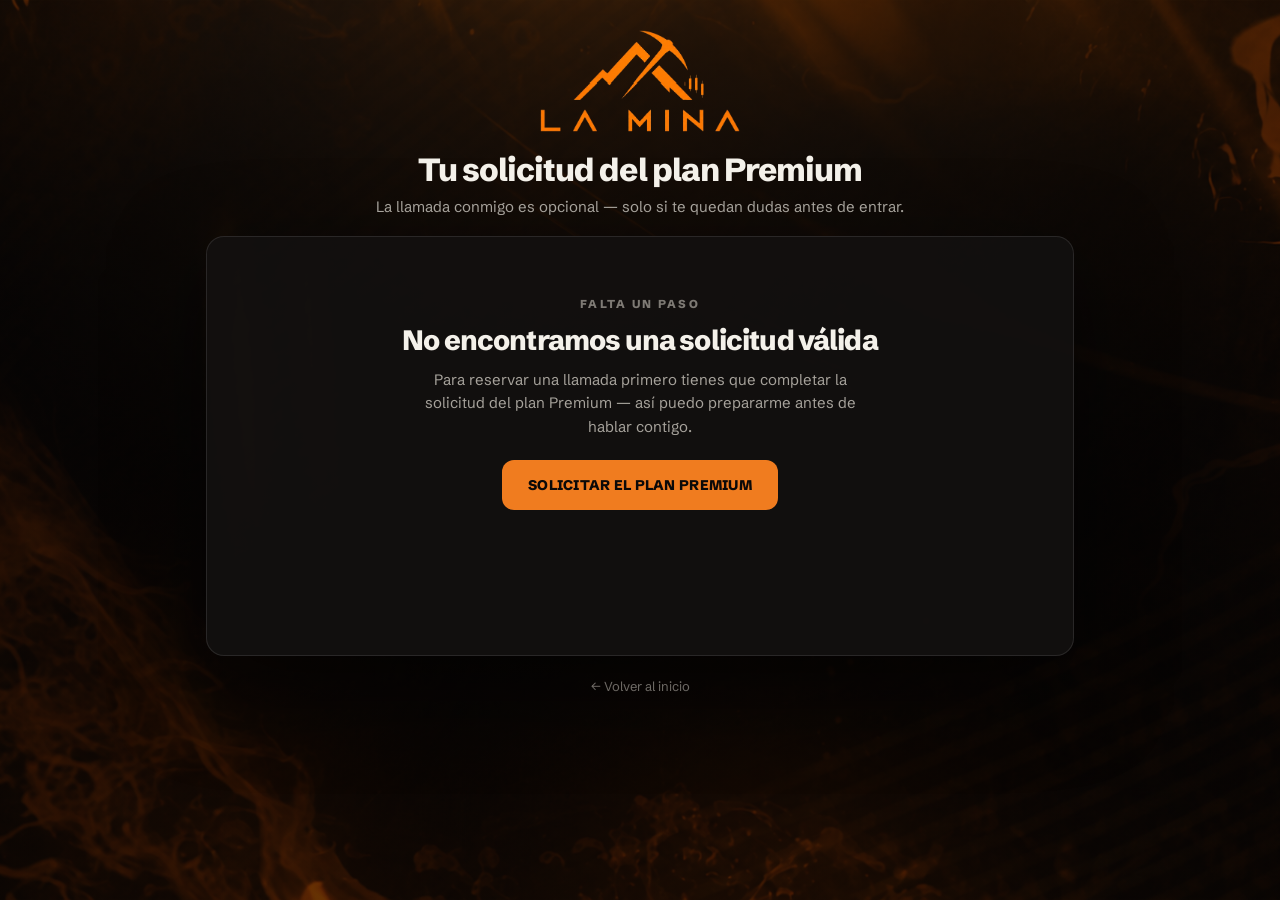
<file: reserva.html>
<!doctype html>
<html lang="es">
<head>
<meta charset="utf-8" />
<meta name="viewport" content="width=device-width, initial-scale=1, viewport-fit=cover" />
<title>La Mina</title>
<link rel="icon" type="image/png" href="assets/logo-icono.png">
<link rel="preconnect" href="https://fonts.googleapis.com" />
<link rel="preconnect" href="https://fonts.gstatic.com" crossorigin="" />
<link href="https://fonts.googleapis.com/css2?family=Schibsted+Grotesk:wght@400;500;600;700;800&display=swap" rel="stylesheet" />
<style>
  html { -webkit-text-size-adjust: 100%; }
  body { margin: 0; background: #060505; color: #F4F1EA; font-family: 'Schibsted Grotesk', system-ui, sans-serif; overflow-x: hidden; }
  * { box-sizing: border-box; }
  a { color: #F07C1F; text-decoration: none; }
  h1, h2 { margin: 0; font-weight: 800; letter-spacing: -.03em; line-height: 1.1; }
  p { margin: 0; }
  .bg1 { position: fixed; inset: 0; z-index: 0; background: url('assets/bg-mina.png') center/cover no-repeat; }
  .bg2 { position: fixed; inset: 0; z-index: 0; background: radial-gradient(ellipse 74% 60% at 50% 34%, rgba(6,5,5,.80) 0%, rgba(6,5,5,.70) 55%, rgba(6,5,5,.58) 100%); }
  main { position: relative; z-index: 1; padding: 30px 16px 50px; max-width: 900px; margin: 0 auto; }
  .logo { width: min(200px,50vw); height: auto; margin: 0 auto 20px; display: block; }
  .head { text-align: center; margin-bottom: 20px; }
  .head p { margin-top: 10px; font-size: 15px; color: #A6A29B; }
  .panel { border-radius: 18px; border: 1px solid rgba(255,255,255,.10); background: rgba(19,17,16,.92); min-height: 420px; overflow: hidden; box-shadow: 0 30px 90px rgba(0,0,0,.55); }
  .state { text-align: center; padding: clamp(40px,6vw,60px) clamp(20px,4vw,34px); }
  .state .eyebrow { font-size: 11.5px; font-weight: 800; letter-spacing: .2em; text-transform: uppercase; color: #7E7A74; margin-bottom: 14px; }
  .state h2 { font-size: clamp(22px,3.6vw,28px); }
  .state p { margin-top: 12px; font-size: 15px; line-height: 1.55; color: #A6A29B; max-width: 440px; margin-left: auto; margin-right: auto; }
  .state a.cta, .state button.cta { display: inline-block; margin-top: 22px; padding: 16px 26px; border-radius: 12px; background: #F07C1F; color: #0B0908; font-weight: 800; letter-spacing: .02em; text-transform: uppercase; font-size: 14px; border: 0; cursor: pointer; }
  .spinner { width: 34px; height: 34px; border-radius: 50%; border: 3px solid rgba(240,124,31,.25); border-top-color: #F07C1F; margin: 0 auto; animation: spin 0.9s linear infinite; }
  @keyframes spin { to { transform: rotate(360deg); } }
  .hidden { display: none !important; }
  #calendly-embed { min-width: 320px; height: 720px; }
  .back-link { display: block; text-align: center; margin-top: 22px; font-size: 13px; color: #6E6A65; }
</style>
</head>
<body>
<div class="bg1"></div>
<div class="bg2"></div>

<main>
  <img class="logo" src="assets/logo-lamina.png" alt="LA MINA" />
  <div class="head">
    <h1 style="font-size:clamp(24px,4vw,32px);">Tu solicitud del plan Premium</h1>
    <p>La llamada conmigo es opcional — solo si te quedan dudas antes de entrar.</p>
  </div>

  <div class="panel">
    <div class="state" id="state-cargando">
      <div class="spinner"></div>
      <p style="margin-top:18px;">Comprobando tu solicitud…</p>
    </div>

    <div class="state hidden" id="state-elegir">
      <div class="eyebrow">Solicitud recibida</div>
      <h2>¡Ya tengo tu solicitud!</h2>
      <p>Si ya tienes claro que quieres entrar, no hace falta llamada — me pondré en contacto contigo para completar tu acceso al plan Premium. Si prefieres resolver dudas antes, puedes reservar una llamada corta conmigo.</p>
      <div style="display:flex;flex-direction:column;gap:10px;max-width:340px;margin:22px auto 0;">
        <button class="cta" type="button" id="btn-sin-llamada" style="margin-top:0;">No necesito llamada, quiero entrar</button>
        <button type="button" id="btn-con-llamada" style="margin-top:0;padding:16px 26px;border-radius:12px;background:#151312;color:#F4F1EA;border:1px solid rgba(255,255,255,.16);font-weight:800;letter-spacing:.02em;text-transform:uppercase;font-size:14px;cursor:pointer;">Tengo dudas, prefiero una llamada</button>
      </div>
    </div>

    <div class="state hidden" id="state-sin-llamada">
      <div class="eyebrow">¡Perfecto!</div>
      <h2>Ya puedes entrar al plan Premium</h2>
      <p>Pulsa el botón para completar tu pago y acceso directamente. Si prefieres, también me pondré en contacto contigo con los datos de tu solicitud.</p>
      <a class="cta" href="https://www.skool.com/adrianusflow/plans?src=join" target="_blank" rel="noopener">Entrar al plan Premium</a>
    </div>

    <div class="state hidden" id="state-sin-acceso">
      <div class="eyebrow">Falta un paso</div>
      <h2>No encontramos una solicitud válida</h2>
      <p>Para reservar una llamada primero tienes que completar la solicitud del plan Premium — así puedo prepararme antes de hablar contigo.</p>
      <a class="cta" href="solicitud.html">Solicitar el plan Premium</a>
    </div>

    <div class="state hidden" id="state-caducado">
      <div class="eyebrow">Enlace caducado</div>
      <h2>Tu solicitud ha caducado</h2>
      <p>Por seguridad, el acceso a la reserva caduca pasado un tiempo. Tus respuestas ya nos llegaron — puedes volver a solicitarlo para generar un nuevo acceso.</p>
      <a class="cta" href="solicitud.html">Solicitar de nuevo</a>
    </div>

    <div class="state hidden" id="state-error-calendly">
      <div class="eyebrow">No se ha podido cargar</div>
      <h2>El calendario no ha cargado</h2>
      <p>Tu solicitud sigue siendo válida, no hace falta que la rellenes otra vez. Vuelve a intentar cargar el calendario.</p>
      <button class="cta" type="button" id="retry-calendly">Reintentar</button>
    </div>

    <div id="calendly-embed" class="hidden"></div>
  </div>

  <a class="back-link" href="index.html">← Volver al inicio</a>
</main>

<script src="analytics.js"></script>
<script>
// Pega aquí la URL de tu evento de Calendly cuando esté creado, por ejemplo:
// https://calendly.com/tu-usuario/valoracion-mentoria
var CALENDLY_URL = 'https://calendly.com/adrianuslab/edicion-2-0';

function mostrarEstado(id){
  ['state-cargando','state-elegir','state-sin-llamada','state-sin-acceso','state-caducado','state-error-calendly','calendly-embed'].forEach(function(x){
    document.getElementById(x).classList.add('hidden');
  });
  document.getElementById(id).classList.remove('hidden');
}

function cargarCalendly(emailInvitado){
  if (!CALENDLY_URL) {
    mostrarEstado('state-error-calendly');
    document.getElementById('state-error-calendly').querySelector('p').textContent = 'Todavía no se ha configurado el calendario. Vuelve a intentarlo más tarde.';
    return;
  }
  mostrarEstado('calendly-embed');
  var embed = document.getElementById('calendly-embed');
  embed.innerHTML = '';
  var script = document.createElement('script');
  script.src = 'https://assets.calendly.com/assets/external/widget.js';
  script.async = true;
  script.onload = function(){
    if (window.Calendly) {
      window.Calendly.initInlineWidget({ url: CALENDLY_URL, parentElement: embed, prefill: emailInvitado ? { email: emailInvitado } : {}, utm: {} });
      track('calendario_mostrado');
    } else {
      mostrarEstado('state-error-calendly');
    }
  };
  script.onerror = function(){ mostrarEstado('state-error-calendly'); };
  document.head.appendChild(script);
}

var emailVerificado = '';
document.getElementById('retry-calendly').onclick = function(){ cargarCalendly(emailVerificado); };
document.getElementById('btn-con-llamada').onclick = function(){ cargarCalendly(emailVerificado); };
document.getElementById('btn-sin-llamada').onclick = function(){
  track('acceso_sin_llamada');
  mostrarEstado('state-sin-llamada');
};

(function(){
  var token;
  try { token = sessionStorage.getItem('lamina_reserva_token'); } catch(e){}
  var paramToken = new URLSearchParams(window.location.search).get('token');
  if (!token && paramToken) token = paramToken;

  if (!token) { mostrarEstado('state-sin-acceso'); return; }

  fetch('/api/verificar?token=' + encodeURIComponent(token))
    .then(function(r){ return r.json(); })
    .then(function(res){
      if (res.valid) {
        emailVerificado = res.email || '';
        mostrarEstado('state-elegir');
      } else if (res.error === 'token_expirado') {
        mostrarEstado('state-caducado');
      } else {
        mostrarEstado('state-sin-acceso');
      }
    })
    .catch(function(){ mostrarEstado('state-error-calendly'); });
})();

// Escucha el evento de Calendly cuando se confirma una cita, sin depender de una
// URL de redirección (que en algunos planes de Calendly no está disponible).
window.addEventListener('message', function(e){
  if (e.data && e.data.event && e.data.event.indexOf('calendly') === 0 && e.data.event === 'calendly.event_scheduled') {
    track('reserva_confirmada');
    try { sessionStorage.removeItem('lamina_reserva_token'); } catch(err){}
  }
});
</script>
</body>
</html>
</file>
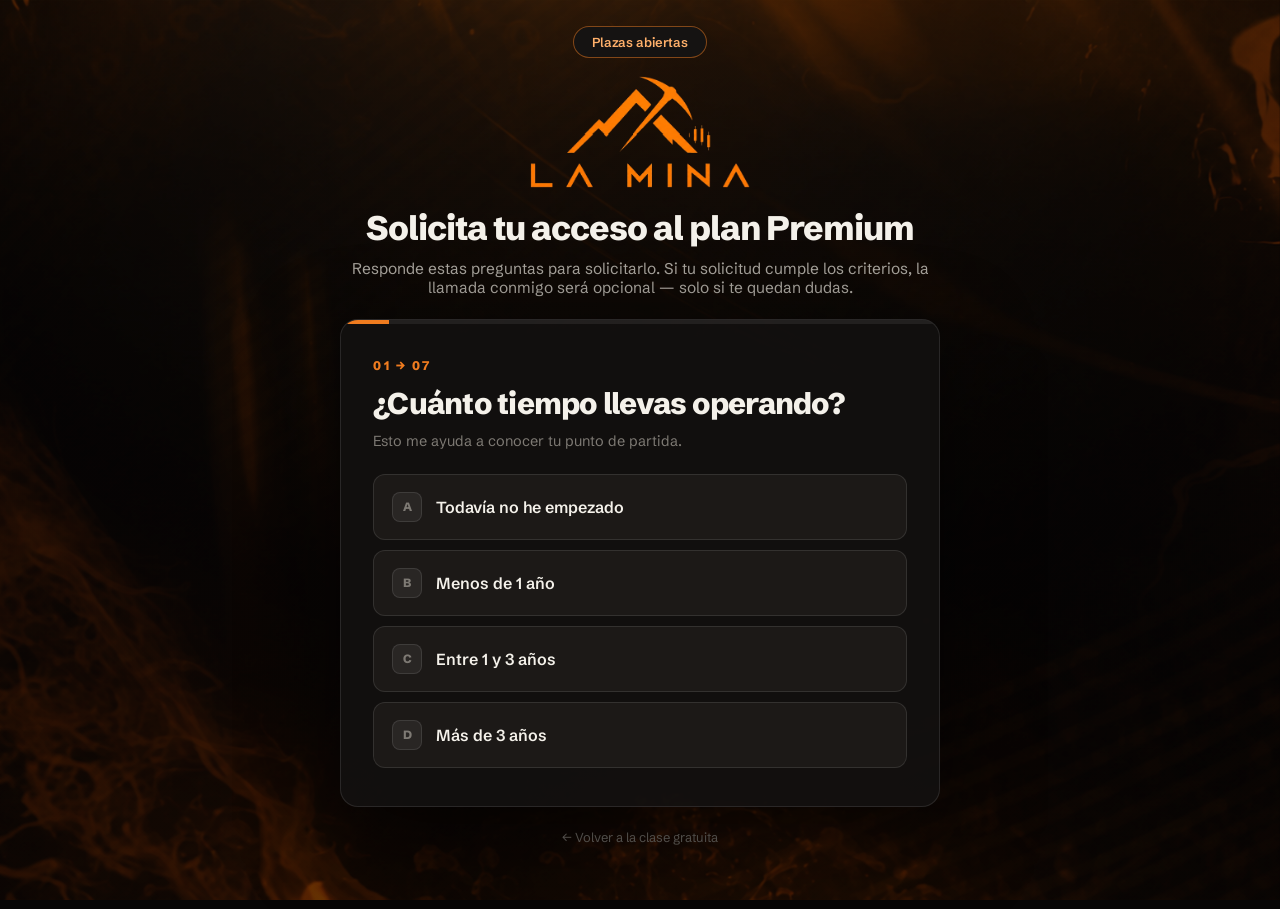
<file: solicitud.html>
<!doctype html>
<html lang="es">
<head>
<meta charset="utf-8" />
<meta name="viewport" content="width=device-width, initial-scale=1, viewport-fit=cover" />
<title>La Mina</title>
<link rel="icon" type="image/png" href="assets/logo-icono.png">
<link rel="preconnect" href="https://fonts.googleapis.com" />
<link rel="preconnect" href="https://fonts.gstatic.com" crossorigin="" />
<link href="https://fonts.googleapis.com/css2?family=Schibsted+Grotesk:wght@400;500;600;700;800&display=swap" rel="stylesheet" />
<style>
  html { -webkit-text-size-adjust: 100%; scroll-behavior: smooth; }
  body { margin: 0; background: #060505; color: #F4F1EA; font-family: 'Schibsted Grotesk', system-ui, sans-serif; overflow-x: hidden; text-wrap: pretty; }
  * { box-sizing: border-box; }
  a { color: #F07C1F; text-decoration: none; }
  h1, h2, h3 { margin: 0; font-weight: 800; letter-spacing: -.03em; line-height: 1.08; }
  p { margin: 0; }
  input, textarea, select, button { font-family: inherit; }
  ::placeholder { color: #6E6A65; }
  @keyframes pz { 0% { box-shadow: 0 0 0 0 rgba(240,124,31,.55); } 70% { box-shadow: 0 0 0 10px rgba(240,124,31,0); } 100% { box-shadow: 0 0 0 0 rgba(240,124,31,0); } }
  @keyframes banner-blink { 0%,100% { box-shadow: 0 0 0 0 rgba(240,124,31,.25); border-color: rgba(240,124,31,.5); } 50% { box-shadow: 0 0 16px 2px rgba(240,124,31,.55); border-color: rgba(240,124,31,.95); } }
  .countdown-banner { display: inline-flex; align-items: center; justify-content: center; gap: 8px; padding: 7px 18px; border-radius: 999px; background: #151312; border: 1px solid rgba(240,124,31,.5); color: #FFB06A; font-size: 13px; font-weight: 600; letter-spacing: -.01em; animation: banner-blink 2.2s ease-in-out infinite; }
  .bg1 { position: fixed; inset: 0; z-index: 0; background: url('assets/bg-mina.png') center/cover no-repeat; }
  .bg2 { position: fixed; inset: 0; z-index: 0; background: radial-gradient(ellipse 74% 60% at 50% 34%, rgba(6,5,5,.80) 0%, rgba(6,5,5,.70) 55%, rgba(6,5,5,.58) 100%); }
  main { position: relative; z-index: 1; padding: 26px 20px 64px; max-width: 640px; margin: 0 auto; }
  .top-nav { display: flex; justify-content: center; margin-bottom: 18px; }
  .logo { width: min(220px,56vw); height: auto; margin: 0 auto 22px; display: block; }
  .box { position: relative; border-radius: 18px; border: 1px solid rgba(255,255,255,.10); background: rgba(19,17,16,.92); padding: clamp(24px,4vw,38px) clamp(18px,3.4vw,32px); min-height: 380px; display: flex; flex-direction: column; overflow: hidden; box-shadow: 0 30px 90px rgba(0,0,0,.55); }
  .bar { position: absolute; top: 0; left: 0; right: 0; height: 4px; background: rgba(255,255,255,.07); }
  .bar i { display: block; height: 100%; background: #F07C1F; transition: width .4s cubic-bezier(.16,1,.3,1); }
  .qn { font-size: 12.5px; font-weight: 800; letter-spacing: .2em; color: #F07C1F; margin-bottom: 14px; }
  .qq { font-size: clamp(21px,3.6vw,30px); font-weight: 800; letter-spacing: -.025em; line-height: 1.16; }
  .qs { margin-top: 10px; font-size: 14.5px; color: #7E7A74; }
  .opts { display: flex; flex-direction: column; gap: 10px; margin-top: 24px; }
  .opt { display: flex; align-items: center; gap: 14px; width: 100%; text-align: left; padding: 17px 18px; border-radius: 12px; background: rgba(30,27,25,.9); border: 1px solid rgba(255,255,255,.10); color: #F4F1EA; font-size: 16px; font-weight: 600; cursor: pointer; transition: border-color .2s, background .2s, transform .15s; }
  .opt:hover { border-color: #F07C1F; background: rgba(240,124,31,.10); transform: translateX(4px); }
  .opt i { flex: 0 0 auto; width: 30px; height: 30px; border-radius: 8px; display: grid; place-items: center; background: rgba(255,255,255,.06); border: 1px solid rgba(255,255,255,.10); font-style: normal; font-size: 12px; font-weight: 800; color: #7E7A74; }
  .field { margin-top: 26px; }
  .field input, .field textarea { width: 100%; background: transparent; border: 0; border-bottom: 1.5px solid rgba(240,124,31,.55); color: #F4F1EA; font-size: clamp(17px,2.2vw,20px); padding: 10px 2px; outline: none; }
  .field textarea { min-height: 120px; resize: vertical; border-radius: 12px; border: 1.5px solid rgba(255,255,255,.10); background: rgba(30,27,25,.85); font-size: 16px; line-height: 1.5; padding: 16px; }
  .phone-row { display: flex; gap: 10px; margin-top: 26px; }
  .phone-row select { flex: 0 0 auto; width: 108px; background: rgba(30,27,25,.85); border: 1.5px solid rgba(255,255,255,.10); border-radius: 10px; color: #F4F1EA; font-size: 15px; padding: 12px 8px; outline: none; }
  .phone-row input { flex: 1 1 auto; background: transparent; border: 0; border-bottom: 1.5px solid rgba(240,124,31,.55); color: #F4F1EA; font-size: clamp(17px,2.2vw,20px); padding: 10px 2px; outline: none; min-width: 0; }
  .consent { display: flex; align-items: flex-start; gap: 10px; margin-top: 20px; font-size: 13.5px; line-height: 1.5; color: #A6A29B; }
  .consent input { margin-top: 3px; flex: 0 0 auto; width: 16px; height: 16px; accent-color: #F07C1F; }
  .foot { margin-top: 28px; display: flex; align-items: center; gap: 16px; flex-wrap: wrap; }
  .back { background: none; border: 0; color: #7E7A74; font-size: 13.5px; cursor: pointer; padding: 6px 2px; }
  .next { border: 0; border-radius: 12px; background: #F07C1F; color: #0B0908; font-size: 15px; font-weight: 800; letter-spacing: .04em; text-transform: uppercase; padding: 16px 26px; cursor: pointer; box-shadow: 0 12px 36px rgba(240,124,31,.24); }
  .next:disabled { opacity: .55; cursor: default; }
  .err { font-size: 13px; color: #F07C1F; }
  .hidden { display: none !important; }
  .exit-box { text-align: center; padding: clamp(30px,5vw,46px) clamp(20px,3.4vw,34px); }
  .exit-box .eyebrow { font-size: 11.5px; font-weight: 800; letter-spacing: .2em; text-transform: uppercase; color: #7E7A74; margin-bottom: 14px; }
  .exit-box h2 { font-size: clamp(24px,4vw,32px); }
  .exit-box p { margin-top: 12px; font-size: 15.5px; line-height: 1.55; color: #A6A29B; max-width: 460px; margin-left: auto; margin-right: auto; }
  .exit-actions { display: flex; flex-direction: column; gap: 10px; margin-top: 26px; max-width: 340px; margin-left: auto; margin-right: auto; }
  .exit-actions a { display: block; padding: 16px 20px; border-radius: 12px; font-weight: 800; letter-spacing: .02em; text-transform: uppercase; font-size: 14.5px; }
  .exit-actions a.primary { background: #F07C1F; color: #0B0908; }
  .exit-actions a.secondary { background: #151312; color: #F4F1EA; border: 1px solid rgba(255,255,255,.16); }
  .back-link { display: block; text-align: center; margin-top: 22px; font-size: 13px; color: #6E6A65; }
</style>
</head>
<body>
<div class="bg1"></div>
<div class="bg2"></div>

<main>
  <div class="top-nav"><div class="countdown-banner">Plazas abiertas</div></div>
  <img class="logo" src="assets/logo-lamina.png" alt="LA MINA" />

  <div style="text-align:center;margin-bottom:22px;">
    <h1 style="font-size:clamp(24px,4.4vw,34px);">Solicita tu acceso al plan Premium</h1>
    <p style="margin-top:12px;font-size:15.5px;color:#A6A29B;">Responde estas preguntas para solicitarlo. Si tu solicitud cumple los criterios, la llamada conmigo será opcional — solo si te quedan dudas.</p>
  </div>

  <div class="box" id="quiz">
    <div class="bar"><i id="bar" style="width:8%"></i></div>
    <div id="body"></div>
  </div>

  <div class="box exit-box hidden" id="exit-bajo-presupuesto">
    <div class="eyebrow">Ahora mismo no encaja</div>
    <h2>Puedes empezar por la clase gratuita o entrar con el plan Estándar</h2>
    <p>Si más adelante quieres el plan Premium, podrás volver a solicitarlo.</p>
    <div class="exit-actions">
      <a class="primary" href="mentoria.html">Ver la clase gratuita</a>
      <a class="secondary" href="comunidad.html">Ver planes de la comunidad</a>
    </div>
  </div>

  <div class="box exit-box hidden" id="exit-error">
    <div class="eyebrow">No se ha podido enviar</div>
    <h2>Ha habido un problema al enviar tu solicitud</h2>
    <p id="exit-error-msg">Tus respuestas no se han perdido. Puedes intentarlo de nuevo en unos segundos.</p>
    <div class="exit-actions">
      <button class="next" type="button" id="retry-btn" style="width:100%;">Reintentar envío</button>
    </div>
  </div>

  <a class="back-link" href="mentoria.html">← Volver a la clase gratuita</a>
</main>

<script src="analytics.js"></script>

<script>
var PAISES = [
  { code: 'ES', dial: '+34' }, { code: 'MX', dial: '+52' }, { code: 'AR', dial: '+54' },
  { code: 'CO', dial: '+57' }, { code: 'CL', dial: '+56' }, { code: 'PE', dial: '+51' },
  { code: 'EC', dial: '+593' }, { code: 'VE', dial: '+58' }, { code: 'UY', dial: '+598' },
  { code: 'PY', dial: '+595' }, { code: 'BO', dial: '+591' }, { code: 'CR', dial: '+506' },
  { code: 'PA', dial: '+507' }, { code: 'GT', dial: '+502' }, { code: 'HN', dial: '+504' },
  { code: 'SV', dial: '+503' }, { code: 'NI', dial: '+505' }, { code: 'DO', dial: '+1' },
  { code: 'US', dial: '+1' }, { code: 'PT', dial: '+351' }, { code: 'FR', dial: '+33' },
  { code: 'IT', dial: '+39' }, { code: 'DE', dial: '+49' }, { code: 'GB', dial: '+44' }
];

var STEPS = [
  { k: 'experiencia', t: 'opt', q: '¿Cuánto tiempo llevas operando?', s: 'Esto me ayuda a conocer tu punto de partida.',
    o: ['Todavía no he empezado', 'Menos de 1 año', 'Entre 1 y 3 años', 'Más de 3 años'] },
  { k: 'retiros', t: 'opt', q: '¿Has retirado beneficios de tu operativa alguna vez?', s: 'Puede ser de una cuenta personal o de una cuenta de fondeo.',
    o: ['Todavía no he operado en real', 'He operado en real, pero todavía no he retirado beneficios', 'He hecho alguna retirada puntual', 'He realizado retiradas con frecuencia en los últimos meses'] },
  { k: 'presupuesto', t: 'gate', q: '¿Qué plan de La Mina encaja contigo?', s: 'El plan Premium ($1,000/año) da acceso a la sala Premium. Si te quedan dudas, podrás agendar una llamada opcional conmigo.',
    o: [
      { label: 'Ahora mismo solo quiero información gratuita', key: 'gratis' },
      { label: 'Prefiero (o ya tengo) el plan Estándar, $120/mes', key: 'estandar' },
      { label: 'Puedo y quiero el plan Premium, $1,000/año', key: 'premium' }
    ] },
  { k: 'situacion', t: 'area', q: '¿Cuál es tu situación actual y qué te gustaría mejorar?', s: 'Cuéntame qué estás haciendo ahora, qué te cuesta más y qué te gustaría conseguir. Con unas pocas frases es suficiente.', ph: 'Cuéntame tu situación…' },
  { k: 'nombre', t: 'text', q: '¿Cómo te llamas?', s: 'Nombre y apellidos.', ph: 'Escribe tu nombre aquí…' },
  { k: 'email', t: 'email', q: '¿A qué email podemos escribirte sobre tu solicitud?', s: 'Comprueba que esté bien escrito.', ph: 'tunombre@email.com' },
  { k: 'telefono', t: 'tel', q: '¿Cuál es tu teléfono de contacto?', s: 'Se utilizará para gestionar tu solicitud y la llamada.' }
];

(function(){
  var i = 0, data = {}, presupuestoKey = '', presupuestoLabel = '';
  var body = document.getElementById('body'), bar = document.getElementById('bar');

  track('filtro_iniciado');

  function esc(s){ return String(s).replace(/"/g,'&quot;'); }

  function paisOptions(){
    return PAISES.map(function(p){ return '<option value="' + p.dial + '">' + p.code + ' ' + p.dial + '</option>'; }).join('');
  }

  function foot(label, disabled){
    return '<div class="foot">' + (i > 0 ? '<button class="back" type="button" id="back">← Atrás</button>' : '') +
      '<button class="next" type="button" id="next"' + (disabled ? ' disabled' : '') + '>' + label + ' →</button><span class="err" id="err"></span></div>';
  }

  function render(){
    var st = STEPS[i];
    bar.style.width = Math.round(8 + (i / STEPS.length) * 92) + '%';
    var head = '<div class="qn">' + String(i+1).padStart(2,'0') + ' → ' + String(STEPS.length).padStart(2,'0') + '</div>' +
      '<div class="qq">' + st.q + '</div><div class="qs">' + st.s + '</div>';

    if (st.t === 'opt' || st.t === 'gate') {
      body.innerHTML = head + '<div class="opts">' + st.o.map(function(o,n){
        var label = st.t === 'gate' ? o.label : o;
        return '<button class="opt" type="button" data-v="' + n + '"><i>' + String.fromCharCode(65+n) + '</i>' + label + '</button>';
      }).join('') + '</div>' + (i > 0 ? '<div class="foot"><button class="back" type="button" id="back">← Atrás</button></div>' : '');
      Array.prototype.forEach.call(body.querySelectorAll('.opt'), function(b){
        b.onclick = function(){
          var n = +b.dataset.v;
          if (st.t === 'gate') {
            presupuestoKey = st.o[n].key;
            presupuestoLabel = st.o[n].label;
            data[st.k] = presupuestoLabel;
            if (presupuestoKey !== 'premium') {
              track('filtro_resultado', { calificado: false });
              document.getElementById('quiz').classList.add('hidden');
              document.getElementById('exit-bajo-presupuesto').classList.remove('hidden');
              return;
            }
            track('filtro_resultado', { calificado: true });
          } else {
            data[st.k] = st.o[n];
          }
          step();
        };
      });
    } else if (st.t === 'area') {
      body.innerHTML = head + '<div class="field"><textarea id="in" placeholder="' + esc(st.ph) + '">' + (data[st.k] || '') + '</textarea></div>' + foot('Siguiente');
      wire(st);
    } else if (st.t === 'tel') {
      var dialActual = data.telefonoDial || '+34';
      body.innerHTML = head + '<div class="phone-row"><select id="dial">' + paisOptions() + '</select><input id="in" type="tel" placeholder="600 000 000" value="' + esc(data.telefonoNumero || '') + '" /></div>' + consentBlock() + foot('Enviar solicitud y elegir horario', true);
      document.getElementById('dial').value = dialActual;
      wire(st);
      wireConsent();
    } else {
      body.innerHTML = head + '<div class="field"><input id="in" type="' + (st.t === 'email' ? 'email' : 'text') + '" placeholder="' + esc(st.ph) + '" value="' + esc(data[st.k] || '') + '" /></div>' + foot('Siguiente');
      wire(st);
    }
    var back = document.getElementById('back');
    if (back) back.onclick = function(){ if (i > 0) { i--; render(); } };
  }

  function consentBlock(){
    return '<label class="consent"><input type="checkbox" id="confirmacion" /> Quiero solicitar el acceso al plan Premium.</label>' +
           '<p style="margin-top:14px;font-size:12.5px;color:#6E6A65;">Tus datos se usan solo para gestionar esta solicitud. Más info en <a href="privacidad.html" target="_blank">la política de privacidad</a>.</p>';
  }

  function wireConsent(){
    var next = document.getElementById('next');
    function actualizar(){
      var confirmado = document.getElementById('confirmacion').checked;
      var tel = (document.getElementById('in').value || '').trim();
      next.disabled = !(confirmado && tel.length >= 6);
    }
    document.getElementById('confirmacion').onchange = actualizar;
    document.getElementById('in').addEventListener('input', actualizar);
  }

  function wire(st){
    var input = document.getElementById('in'), next = document.getElementById('next'), err = document.getElementById('err');
    input.focus();
    function go(){
      var v = (input.value || '').trim();
      if (st.t === 'email' && !/^[^@\s]+@[^@\s]+\.[^@\s]+$/.test(v)) { err.textContent = 'Ese email no parece correcto.'; return; }
      if (st.t === 'tel') {
        if (v.replace(/\D/g,'').length < 6) { err.textContent = 'Escribe un número válido.'; return; }
        if (!document.getElementById('confirmacion').checked) { err.textContent = 'Marca la confirmación para poder enviar.'; return; }
        data.telefonoDial = document.getElementById('dial').value;
        data.telefonoNumero = v;
        data.telefono = data.telefonoDial + ' ' + v;
        data.confirmacion = true;
        enviarSolicitud();
        return;
      }
      if (v.length < 2) { err.textContent = 'Rellena este campo para continuar.'; return; }
      data[st.k] = v; step();
    }
    next.onclick = go;
    input.addEventListener('keydown', function(e){
      if (e.key === 'Enter' && input.tagName !== 'TEXTAREA' && st.t !== 'tel') { e.preventDefault(); go(); }
    });
  }

  function renderConfirmacionFinal(){
    bar.style.width = '100%';
    body.innerHTML =
      '<div class="qn">Ya casi está</div>' +
      '<div class="qq">Revisa y confirma tu solicitud</div>' +
      '<div class="qs">Ya tengo tus respuestas de la clase gratuita — solo falta confirmar para enviarla.</div>' +
      '<div class="field" style="margin-top:22px;font-size:14.5px;color:#A6A29B;line-height:1.8;border-top:0;">' +
        '<div><b style="color:#F4F1EA;">Nombre:</b> ' + esc(data.nombre) + '</div>' +
        '<div><b style="color:#F4F1EA;">Email:</b> ' + esc(data.email) + '</div>' +
        '<div><b style="color:#F4F1EA;">Teléfono:</b> ' + esc(data.telefono) + '</div>' +
        '<div><b style="color:#F4F1EA;">Presupuesto:</b> ' + esc(presupuestoLabel) + '</div>' +
      '</div>' +
      consentBlock() + foot('Enviar solicitud y elegir horario', true);
    var next = document.getElementById('next');
    document.getElementById('confirmacion').onchange = function(){ next.disabled = !this.checked; };
    next.onclick = function(){
      data.confirmacion = true;
      enviarSolicitud();
    };
  }

  function intentarPrefill(){
    var raw;
    try { raw = sessionStorage.getItem('lamina_quiz_prefill'); } catch(e){ return false; }
    if (!raw) return false;
    var pre;
    try { pre = JSON.parse(raw); } catch(e){ return false; }
    if (!pre || !pre.presupuestoKey || !pre.nombre || !pre.email || !pre.telefono || !pre.situacion || !pre.experiencia || !pre.retiros) return false;

    data.experiencia = pre.experiencia;
    data.retiros = pre.retiros;
    data.situacion = pre.situacion;
    data.nombre = pre.nombre;
    data.email = pre.email;
    data.telefono = pre.telefono;
    presupuestoKey = pre.presupuestoKey;
    presupuestoLabel = pre.presupuestoLabel || '';

    if (presupuestoKey !== 'premium') {
      track('filtro_resultado', { calificado: false });
      document.getElementById('quiz').classList.add('hidden');
      document.getElementById('exit-bajo-presupuesto').classList.remove('hidden');
      return true;
    }
    track('filtro_resultado', { calificado: true });
    renderConfirmacionFinal();
    return true;
  }

  function enviarSolicitud(){
    var next = document.getElementById('next');
    var err = document.getElementById('err');
    next.disabled = true;
    next.textContent = 'Enviando…';
    err.textContent = '';

    fetch('/api/solicitud', {
      method: 'POST',
      headers: { 'Content-Type': 'application/json' },
      body: JSON.stringify({
        experiencia: data.experiencia,
        retiros: data.retiros,
        presupuestoKey: presupuestoKey,
        presupuestoLabel: presupuestoLabel,
        situacion: data.situacion,
        nombre: data.nombre,
        email: data.email,
        telefono: data.telefono,
        confirmacion: data.confirmacion,
        origen: document.referrer || ''
      })
    }).then(function(r){ return r.json().then(function(j){ return { status: r.status, body: j }; }); })
      .then(function(res){
        if (res.body && res.body.ok) {
          track('solicitud_aceptada');
          try { sessionStorage.setItem('lamina_reserva_token', res.body.token); } catch(e){}
          window.location.href = 'reserva.html';
        } else {
          mostrarError(res.body && res.body.error);
        }
      })
      .catch(function(){ mostrarError('red'); });
  }

  function mostrarError(codigo){
    var mensajes = {
      presupuesto_no_califica: 'Parece que el plan Premium no encaja con tu presupuesto ahora mismo.',
      campos_incompletos: 'Falta algún dato obligatorio. Revisa el formulario.',
      email_invalido: 'El email no parece válido.',
      formspree_no_configurado: 'La recepción de solicitudes todavía no está activa. Vuelve a intentarlo en unos minutos.',
      formspree_fallo: 'No se ha podido enviar tu solicitud. Vuelve a intentarlo en unos segundos.',
      red: 'No se ha podido conectar. Comprueba tu conexión e inténtalo de nuevo.'
    };
    document.getElementById('exit-error-msg').textContent = mensajes[codigo] || mensajes.formspree_fallo;
    document.getElementById('quiz').classList.add('hidden');
    document.getElementById('exit-error').classList.remove('hidden');
  }

  document.getElementById('retry-btn').onclick = function(){
    document.getElementById('exit-error').classList.add('hidden');
    document.getElementById('quiz').classList.remove('hidden');
    if (!intentarPrefill()) { render(); }
  };

  function step(){
    i++;
    if (i >= STEPS.length) { return; }
    render();
  }

  if (!intentarPrefill()) { render(); }
})();
</script>
</body>
</html>
</file>
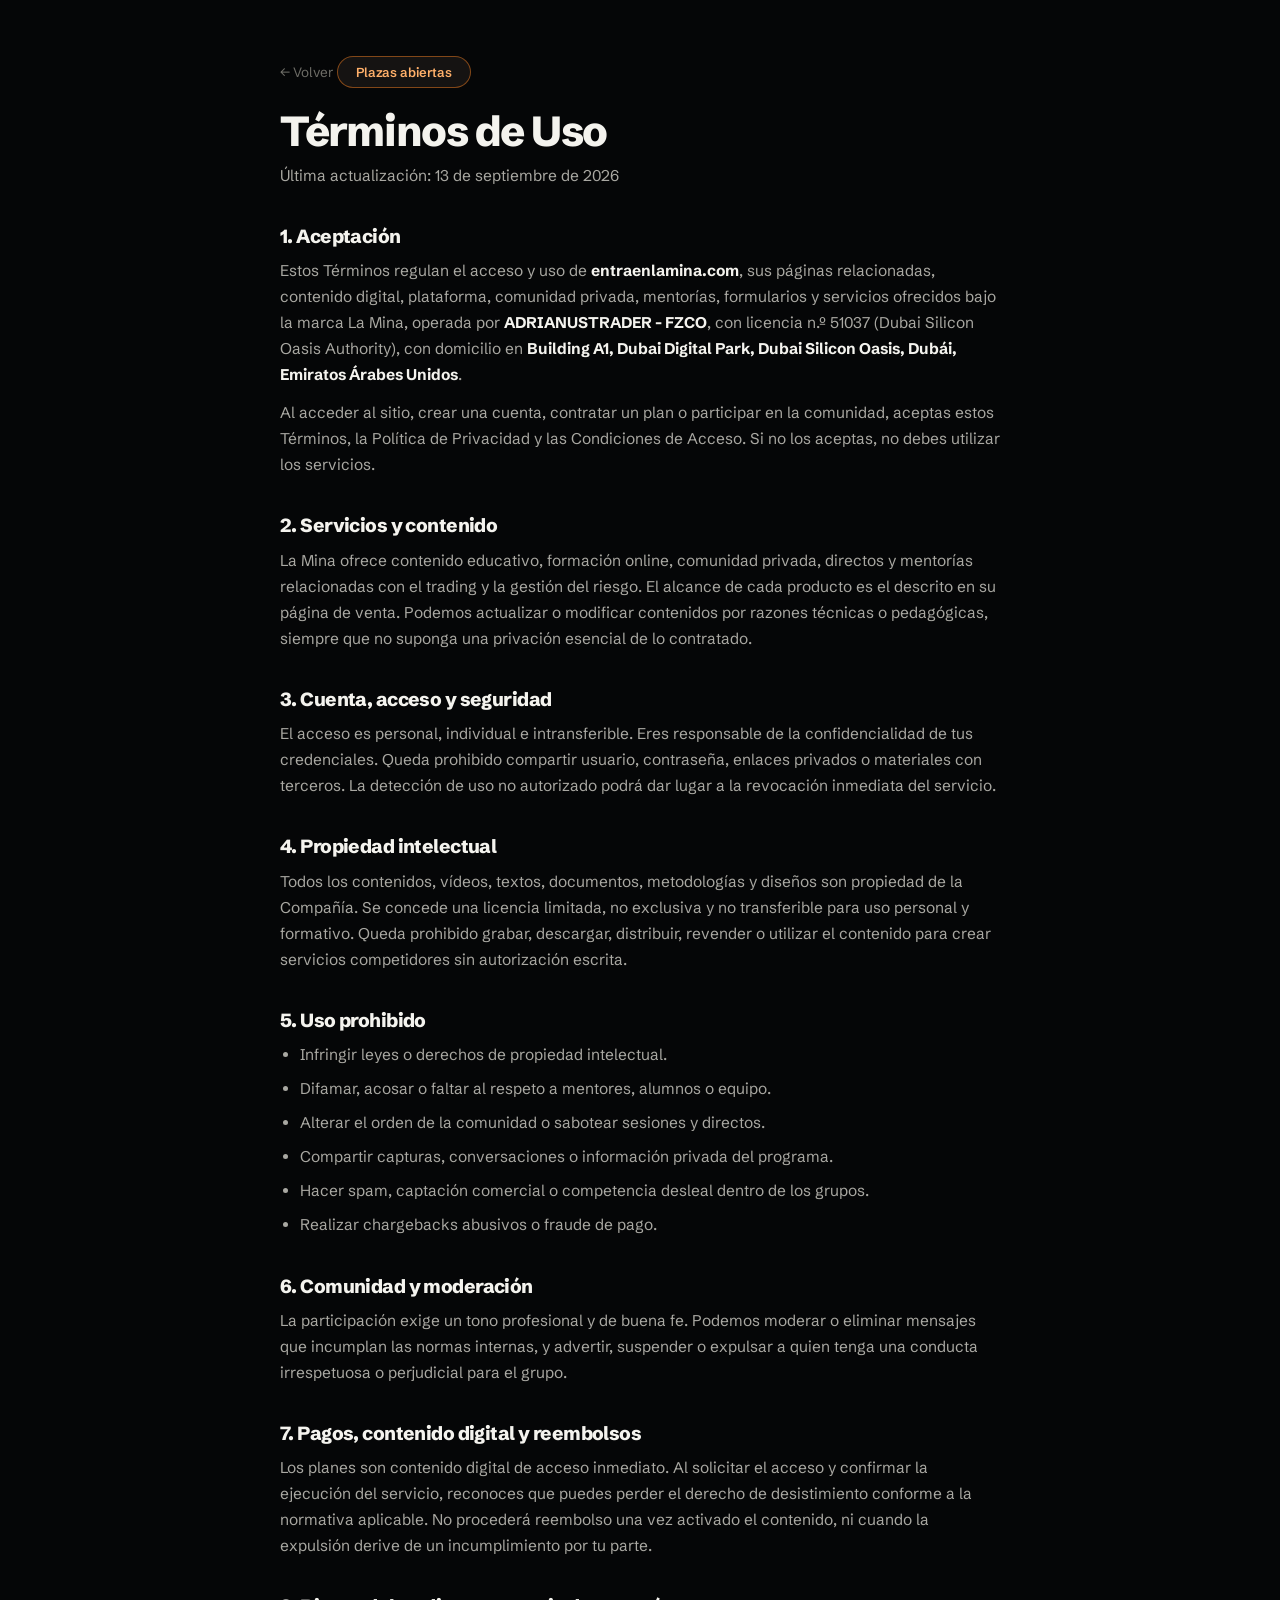
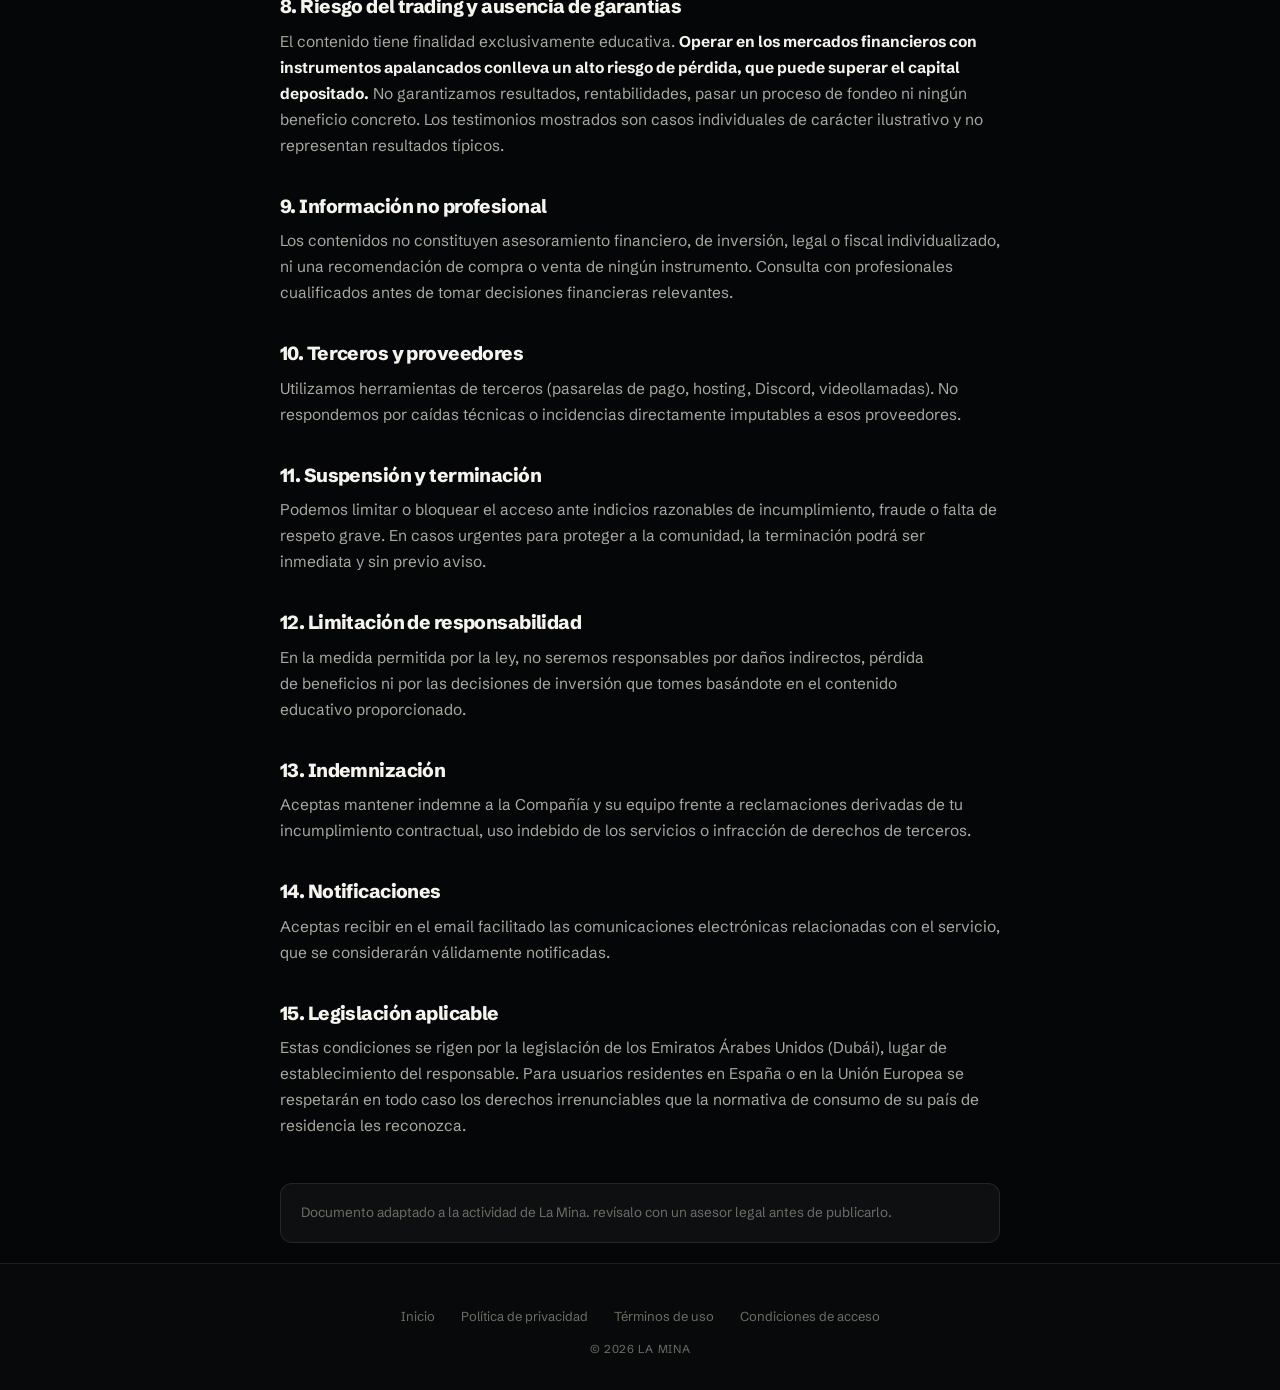
<file: terminos.html>
<!doctype html>
<html lang="es">
<head>
<meta charset="utf-8" />
<meta name="viewport" content="width=device-width, initial-scale=1, viewport-fit=cover" />
<title>La Mina</title>
<link rel="icon" type="image/png" href="assets/logo-icono.png">
<link rel="stylesheet" href="funnel.css" />
</head>
<body>
<main class="legal">
  <div class="wrap wrap--narrow">
    <a class="legal__back" href="index.html">← Volver</a>
    <div class="countdown-banner">Plazas abiertas</div>
    <h1>Términos de Uso</h1>
    <p class="legal__date">Última actualización: 13 de septiembre de 2026</p>
    <h2>1. Aceptación</h2>
    <p>Estos Términos regulan el acceso y uso de <b>entraenlamina.com</b>, sus páginas relacionadas, contenido digital, plataforma, comunidad privada, mentorías, formularios y servicios ofrecidos bajo la marca La Mina, operada por <b>ADRIANUSTRADER - FZCO</b>, con licencia n.º 51037 (Dubai Silicon Oasis Authority), con domicilio en <b>Building A1, Dubai Digital Park, Dubai Silicon Oasis, Dubái, Emiratos Árabes Unidos</b>.</p>
    <p>Al acceder al sitio, crear una cuenta, contratar un plan o participar en la comunidad, aceptas estos Términos, la Política de Privacidad y las Condiciones de Acceso. Si no los aceptas, no debes utilizar los servicios.</p>
    <h2>2. Servicios y contenido</h2>
    <p>La Mina ofrece contenido educativo, formación online, comunidad privada, directos y mentorías relacionadas con el trading y la gestión del riesgo. El alcance de cada producto es el descrito en su página de venta. Podemos actualizar o modificar contenidos por razones técnicas o pedagógicas, siempre que no suponga una privación esencial de lo contratado.</p>
    <h2>3. Cuenta, acceso y seguridad</h2>
    <p>El acceso es personal, individual e intransferible. Eres responsable de la confidencialidad de tus credenciales. Queda prohibido compartir usuario, contraseña, enlaces privados o materiales con terceros. La detección de uso no autorizado podrá dar lugar a la revocación inmediata del servicio.</p>
    <h2>4. Propiedad intelectual</h2>
    <p>Todos los contenidos, vídeos, textos, documentos, metodologías y diseños son propiedad de la Compañía. Se concede una licencia limitada, no exclusiva y no transferible para uso personal y formativo. Queda prohibido grabar, descargar, distribuir, revender o utilizar el contenido para crear servicios competidores sin autorización escrita.</p>
    <h2>5. Uso prohibido</h2>
    <ul>
      <li>Infringir leyes o derechos de propiedad intelectual.</li>
      <li>Difamar, acosar o faltar al respeto a mentores, alumnos o equipo.</li>
      <li>Alterar el orden de la comunidad o sabotear sesiones y directos.</li>
      <li>Compartir capturas, conversaciones o información privada del programa.</li>
      <li>Hacer spam, captación comercial o competencia desleal dentro de los grupos.</li>
      <li>Realizar chargebacks abusivos o fraude de pago.</li>
    </ul>
    <h2>6. Comunidad y moderación</h2>
    <p>La participación exige un tono profesional y de buena fe. Podemos moderar o eliminar mensajes que incumplan las normas internas, y advertir, suspender o expulsar a quien tenga una conducta irrespetuosa o perjudicial para el grupo.</p>
    <h2>7. Pagos, contenido digital y reembolsos</h2>
    <p>Los planes son contenido digital de acceso inmediato. Al solicitar el acceso y confirmar la ejecución del servicio, reconoces que puedes perder el derecho de desistimiento conforme a la normativa aplicable. No procederá reembolso una vez activado el contenido, ni cuando la expulsión derive de un incumplimiento por tu parte.</p>
    <h2>8. Riesgo del trading y ausencia de garantías</h2>
    <p>El contenido tiene finalidad exclusivamente educativa. <b>Operar en los mercados financieros con instrumentos apalancados conlleva un alto riesgo de pérdida, que puede superar el capital depositado.</b> No garantizamos resultados, rentabilidades, pasar un proceso de fondeo ni ningún beneficio concreto. Los testimonios mostrados son casos individuales de carácter ilustrativo y no representan resultados típicos.</p>
    <h2>9. Información no profesional</h2>
    <p>Los contenidos no constituyen asesoramiento financiero, de inversión, legal o fiscal individualizado, ni una recomendación de compra o venta de ningún instrumento. Consulta con profesionales cualificados antes de tomar decisiones financieras relevantes.</p>
    <h2>10. Terceros y proveedores</h2>
    <p>Utilizamos herramientas de terceros (pasarelas de pago, hosting, Discord, videollamadas). No respondemos por caídas técnicas o incidencias directamente imputables a esos proveedores.</p>
    <h2>11. Suspensión y terminación</h2>
    <p>Podemos limitar o bloquear el acceso ante indicios razonables de incumplimiento, fraude o falta de respeto grave. En casos urgentes para proteger a la comunidad, la terminación podrá ser inmediata y sin previo aviso.</p>
    <h2>12. Limitación de responsabilidad</h2>
    <p>En la medida permitida por la ley, no seremos responsables por daños indirectos, pérdida de beneficios ni por las decisiones de inversión que tomes basándote en el contenido educativo proporcionado.</p>
    <h2>13. Indemnización</h2>
    <p>Aceptas mantener indemne a la Compañía y su equipo frente a reclamaciones derivadas de tu incumplimiento contractual, uso indebido de los servicios o infracción de derechos de terceros.</p>
    <h2>14. Notificaciones</h2>
    <p>Aceptas recibir en el email facilitado las comunicaciones electrónicas relacionadas con el servicio, que se considerarán válidamente notificadas.</p>
    <h2>15. Legislación aplicable</h2>
    <p>Estas condiciones se rigen por la legislación de los Emiratos Árabes Unidos (Dubái), lugar de establecimiento del responsable. Para usuarios residentes en España o en la Unión Europea se respetarán en todo caso los derechos irrenunciables que la normativa de consumo de su país de residencia les reconozca.</p>
    <div class="legal__note">Documento adaptado a la actividad de La Mina. revísalo con un asesor legal antes de publicarlo.</div>
  </div>
</main>
<footer class="foot">
  <div class="wrap">
    <nav class="foot__links">
      <a href="index.html">Inicio</a>
      <a href="privacidad.html">Política de privacidad</a>
      <a href="terminos.html">Términos de uso</a>
      <a href="condiciones.html">Condiciones de acceso</a>
    </nav>
    <div class="foot__c">© 2026 LA MINA</div>
  </div>
</footer>
</body>
</html>
</file>
<file: funnel.css>
/* AlexusLab — FUNNEL V2. Black + hard green. Shared by hub / comunidad / mentoria. */
@import url('https://fonts.googleapis.com/css2?family=Schibsted+Grotesk:ital,wght@0,400;0,500;0,600;0,700;0,800;1,600;1,700&display=swap');

:root{
  --f-bg:#08090A; --f-bg-2:#0E0F11; --f-card:#141518; --f-card-2:#1A1C20;
  --f-line:rgba(255,255,255,.09); --f-line-2:rgba(255,255,255,.18);
  --f-ink:#F4F3EE; --f-ink-2:#A9A8A2; --f-ink-3:#6E6D67;
  --f-g:#7FB069; --f-g-hi:#9BD07F; --f-g-deep:#4E7A3B;
  --f-font:'Schibsted Grotesk',system-ui,-apple-system,sans-serif;
  --f-max:960px;
}
*{box-sizing:border-box}
html{scroll-behavior:smooth;-webkit-text-size-adjust:100%}
body{margin:0;background:var(--f-bg);color:var(--f-ink);font-family:var(--f-font);overflow-x:hidden;text-wrap:pretty}
img{display:block;max-width:100%;height:auto}
a{color:var(--f-g);text-decoration:none}
a:hover{color:var(--f-g-hi)}
h1,h2,h3{margin:0;font-weight:800;letter-spacing:-.03em;line-height:1.02}
p{margin:0}
.wrap{width:100%;max-width:var(--f-max);margin:0 auto;padding:0 20px}
.wrap--narrow{max-width:760px}
.sec{padding:76px 0;position:relative}
.sec--tight{padding:56px 0}
@media(max-width:720px){.sec{padding:44px 0}.sec--tight{padding:34px 0}}
.sec--alt{background:var(--f-bg-2)}
.hr{height:1px;background:var(--f-line);border:0;margin:0}

/* type */
.h-xxl{font-size:clamp(40px,8vw,80px)}
.h-xl{font-size:clamp(34px,6vw,60px)}
.h-l{font-size:clamp(29px,4.6vw,46px)}
.g{color:var(--f-g)}
.lead{font-size:clamp(16.5px,2.2vw,20px);line-height:1.5;color:var(--f-ink-2)}
.kicker{display:inline-flex;align-items:center;gap:9px;font-size:11.5px;font-weight:700;letter-spacing:.2em;text-transform:uppercase;color:var(--f-ink-3);margin-bottom:16px}
.kicker::before{content:"";width:22px;height:1px;background:var(--f-g)}
.center{text-align:center}
.center .kicker{justify-content:center}
.dot{width:8px;height:8px;border-radius:50%;background:var(--f-g);box-shadow:0 0 0 0 rgba(127,176,105,.6);animation:pz 2.4s ease-out infinite;flex:0 0 auto}
@keyframes pz{0%{box-shadow:0 0 0 0 rgba(127,176,105,.5)}70%{box-shadow:0 0 0 9px rgba(127,176,105,0)}100%{box-shadow:0 0 0 0 rgba(127,176,105,0)}}
@keyframes banner-blink{0%,100%{box-shadow:0 0 0 0 rgba(240,124,31,.25);border-color:rgba(240,124,31,.5)}50%{box-shadow:0 0 16px 2px rgba(240,124,31,.55);border-color:rgba(240,124,31,.95)}}
.countdown-banner{display:inline-flex;align-items:center;justify-content:center;gap:8px;padding:7px 18px;border-radius:999px;background:#151312;border:1px solid rgba(240,124,31,.5);color:#FFB06A;font-size:13px;font-weight:600;letter-spacing:-.01em;animation:banner-blink 2.2s ease-in-out infinite;margin-bottom:22px}

/* buttons */
.btn{display:flex;align-items:center;justify-content:center;gap:12px;width:100%;padding:21px 24px;border:0;border-radius:12px;font-family:var(--f-font);font-size:clamp(16px,2.4vw,19px);font-weight:800;letter-spacing:.02em;text-transform:uppercase;cursor:pointer;transition:transform .15s ease,box-shadow .2s ease,background .2s ease}
.btn--primary{background:var(--f-g);color:#08090A;box-shadow:0 0 0 1px rgba(127,176,105,.5),0 14px 44px rgba(127,176,105,.28)}
.btn--primary:hover{background:var(--f-g-hi);color:#08090A;transform:translateY(-2px);box-shadow:0 0 0 1px rgba(155,208,127,.6),0 18px 56px rgba(127,176,105,.38)}
.btn--ghost{background:var(--f-card);color:var(--f-ink);border:1px solid var(--f-line-2)}
.btn--ghost:hover{color:var(--f-ink);background:var(--f-card-2);border-color:var(--f-ink-3);transform:translateY(-2px)}
.btn--outline{background:transparent;color:var(--f-g);border:1px solid rgba(127,176,105,.45)}
.btn--outline:hover{background:rgba(127,176,105,.08);color:var(--f-g-hi)}
.btn__ico{width:38px;height:38px;border-radius:9px;display:grid;place-items:center;flex:0 0 auto;background:rgba(0,0,0,.16)}
.btn__ico svg{width:19px;height:19px}
.btn--ghost .btn__ico{background:rgba(255,255,255,.07)}
.btn__arrow{margin-left:auto;opacity:.65;font-size:18px}
.btn-note{margin-top:12px;text-align:center;font-size:12.5px;color:var(--f-ink-3)}
.btn-stack{display:flex;flex-direction:column;gap:12px}
.btn-row{display:grid;grid-template-columns:1fr 1fr;gap:12px}
@media(max-width:520px){.btn-row{grid-template-columns:1fr}}

/* glow bg */
.glow{position:absolute;inset:0;overflow:hidden;pointer-events:none;z-index:0}
.glow::after{content:"";position:absolute;top:-25%;left:50%;transform:translateX(-50%);width:min(900px,120vw);height:620px;background:radial-gradient(ellipse at center,rgba(127,176,105,.16),transparent 66%)}

/* cards */
.card{background:var(--f-card);border:1px solid var(--f-line);border-radius:14px;padding:22px}
.grid-3{display:grid;grid-template-columns:repeat(3,1fr);gap:14px}
.grid-2{display:grid;grid-template-columns:repeat(2,1fr);gap:14px}
@media(max-width:820px){.grid-3{grid-template-columns:1fr}.grid-2{grid-template-columns:1fr}}

/* stats */
.stats{display:grid;grid-template-columns:repeat(3,1fr);gap:1px;background:var(--f-line);border:1px solid var(--f-line);border-radius:14px;overflow:hidden}
.stats>div{background:var(--f-bg-2);padding:22px 16px;text-align:center}
.stats b{display:block;font-size:clamp(26px,4.6vw,40px);font-weight:800;letter-spacing:-.03em;color:var(--f-g);line-height:1}
.stats span{display:block;margin-top:8px;font-size:12px;color:var(--f-ink-3);letter-spacing:.04em}
@media(max-width:640px){.stats{grid-template-columns:1fr}}

/* proof strip */
.proof-rail{display:flex;gap:14px;overflow-x:auto;padding:4px 20px 18px;scroll-snap-type:x mandatory;align-items:center;scrollbar-width:thin;scrollbar-color:rgba(255,255,255,.2) transparent}
.proof-rail::-webkit-scrollbar{height:6px}
.proof-rail::-webkit-scrollbar-thumb{background:rgba(255,255,255,.2);border-radius:99px}
.proof-rail img{flex:0 0 auto;max-height:340px;min-height:170px;object-fit:cover;object-position:top;max-width:82vw;width:auto;border-radius:12px;border:1px solid var(--f-line);scroll-snap-align:center}
@media(max-width:720px){.proof-rail img{max-height:270px}}

/* shared smoke background */
body{background:#050607}
.bg{position:fixed;inset:0;z-index:0;background:url('assets/bg-mina.png') center/cover no-repeat;opacity:1}
.bg::after{content:"";position:absolute;inset:0;background:radial-gradient(ellipse 70% 60% at 50% 40%,rgba(5,6,7,.86) 0%,rgba(5,6,7,.62) 55%,rgba(5,6,7,.4) 100%)}
.sec,.foot,.top{position:relative;z-index:1}
.sec--alt{background:transparent}

/* legal pages */
.legal{padding:56px 0 20px}
.legal__back{display:inline-block;margin-bottom:26px;font-size:13.5px;color:var(--f-ink-3)}
.legal__back:hover{color:var(--f-g)}
.legal h1{font-size:clamp(28px,4.6vw,42px);margin-bottom:10px}
.legal__date{font-size:13px;color:var(--f-ink-3);margin-bottom:34px}
.legal h2{font-size:19px;margin:38px 0 12px;color:var(--f-ink)}
.legal p,.legal li{font-size:15.5px;line-height:1.68;color:var(--f-ink-2)}
.legal p+p{margin-top:12px}
.legal ul{margin:12px 0 0;padding-left:20px;display:flex;flex-direction:column;gap:8px}
.legal b{color:var(--f-ink)}
.legal__note{margin-top:44px;padding:18px 20px;border:1px solid var(--f-line);border-radius:12px;background:var(--f-bg-2);font-size:13.5px;line-height:1.6;color:var(--f-ink-3)}

.foot{padding:44px 0 34px;border-top:1px solid var(--f-line);background:var(--f-bg)}
.foot__logo{height:26px;margin:0 auto 20px;filter:brightness(0) invert(1);opacity:.85}
.foot__links{display:flex;flex-wrap:wrap;justify-content:center;gap:10px 26px;margin-bottom:18px}
.foot__links a{color:var(--f-ink-3);font-size:13px}
.foot__links a:hover{color:var(--f-g)}
.foot__c{text-align:center;font-size:11.5px;color:var(--f-ink-3);letter-spacing:.06em}
.foot__legal{max-width:640px;margin:16px auto 0;text-align:center;font-size:10.5px;line-height:1.6;color:#4A4945}

/* sticky mobile cta */
.sticky-cta{position:fixed;left:0;right:0;bottom:0;z-index:60;padding:10px 14px calc(10px + env(safe-area-inset-bottom));background:rgba(8,9,10,.92);backdrop-filter:blur(12px);border-top:1px solid var(--f-line);transform:translateY(110%);transition:transform .3s ease}
.sticky-cta.on{transform:translateY(0)}
.sticky-cta .btn{padding:15px 20px;font-size:14px}
@media(min-width:900px){.sticky-cta{display:none}}
.has-sticky{padding-bottom:80px}
@media(min-width:900px){.has-sticky{padding-bottom:0}}

/* reveal */
.rv{opacity:0;transform:translateY(18px);transition:opacity .6s ease,transform .6s ease}
.rv.in{opacity:1;transform:none}
@media(prefers-reduced-motion:reduce){.rv{opacity:1;transform:none;transition:none}}
</file>
